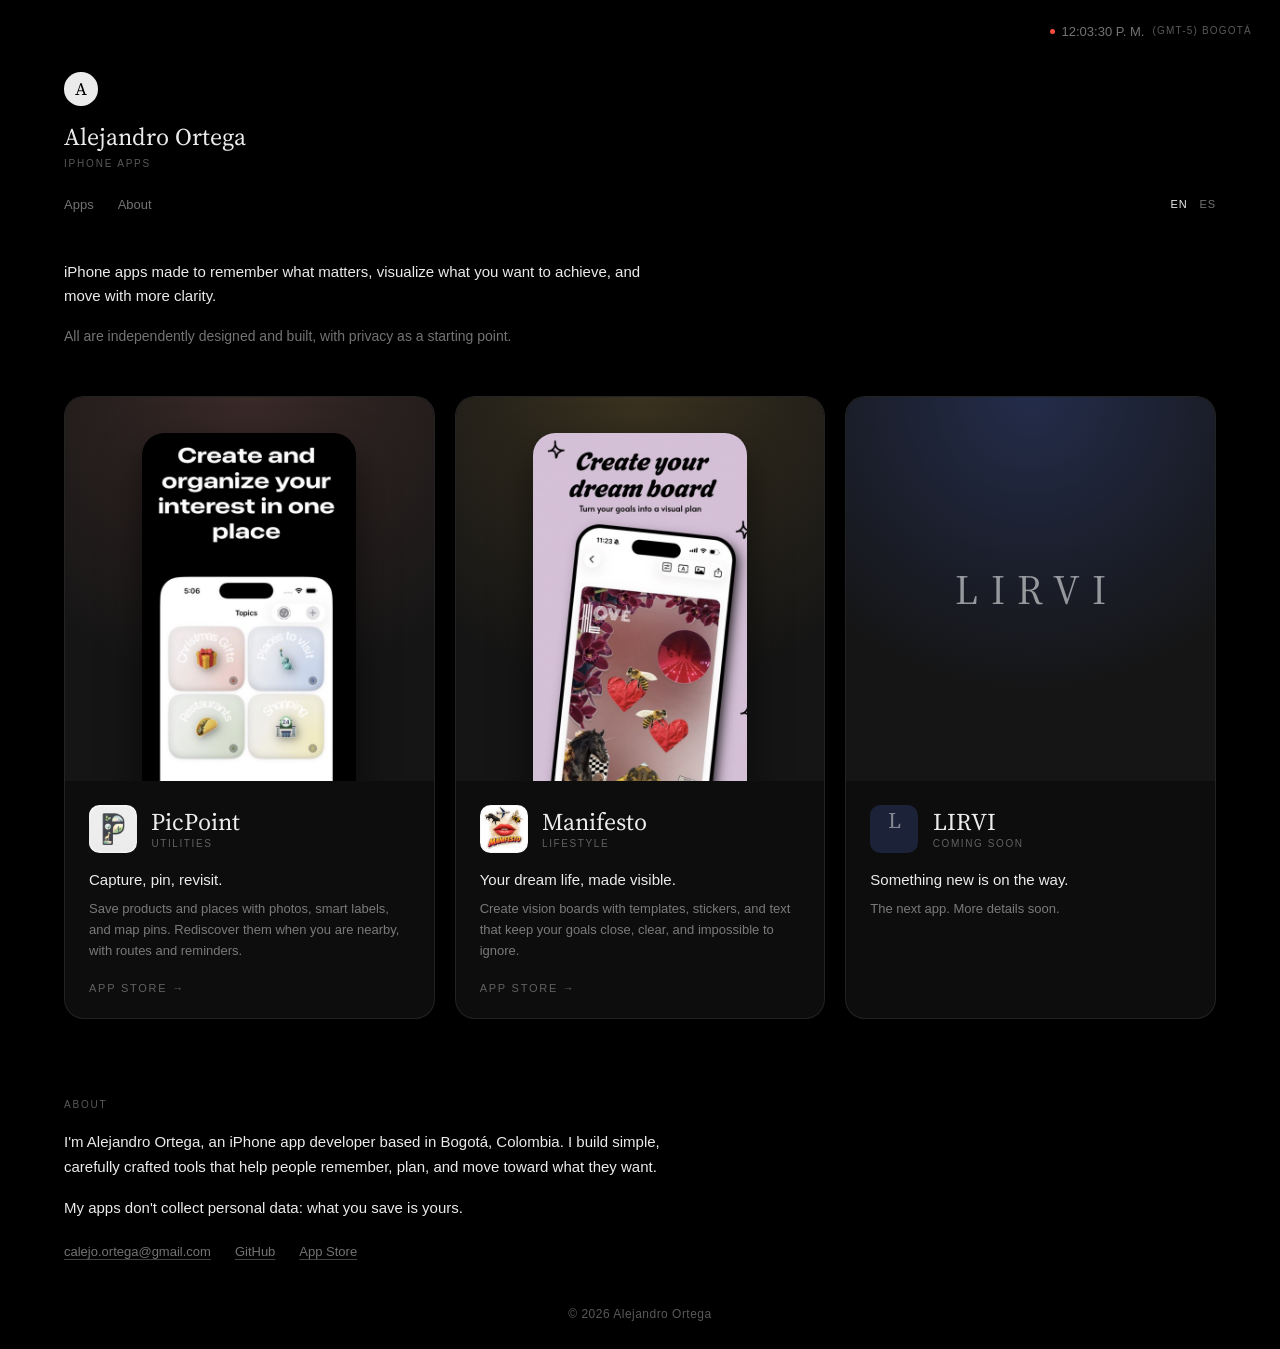
<file: 005/index.html>
<!doctype html>
<html lang="es">
<head>
<meta charset="utf-8">
<meta name="viewport" content="width=device-width, initial-scale=1">

<title>Alejandro Ortega — Apps para iPhone</title>
<meta name="description" content="Alejandro Ortega — desarrollador de apps para iPhone: PicPoint, Manifesto y LIRVI.">
<link rel="canonical" href="https://alejoortga.com/005/">

<meta property="og:type" content="website">
<meta property="og:url" content="https://alejoortga.com/005/">
<meta property="og:title" content="Alejandro Ortega — Apps para iPhone">
<meta property="og:description" content="PicPoint, Manifesto y LIRVI: apps hechas con cuidado para iPhone.">
<meta property="og:locale" content="es_ES">
<meta name="twitter:card" content="summary">
<meta name="theme-color" content="#000000">

<link rel="icon" href="../favicon.svg" type="image/svg+xml">

<link rel="preconnect" href="https://fonts.googleapis.com">
<link rel="preconnect" href="https://fonts.gstatic.com" crossorigin>
<link rel="stylesheet"
      href="https://fonts.googleapis.com/css2?family=Source+Serif+4:ital,opsz,wght@0,8..60,300..500;1,8..60,300..500&display=swap">

<link rel="stylesheet" href="styles.css">
</head>

<body>

<div class="reloj" aria-hidden="true">
  <span class="reloj-linea">
    <span class="punto"></span>
    <span class="hora" id="hora">--:--:--</span>
  </span>
  <span class="zona" id="zona"></span>
</div>

<header class="cabecera">
  <a class="marca" href="#" aria-label="Alejandro Ortega">A</a>
  <h1 class="nombre">Alejandro Ortega</h1>
  <p class="sub" data-es="Apps para iPhone" data-en="iPhone apps">Apps para iPhone</p>

  <nav class="menu" aria-label="Principal">
    <a href="#apps" data-es="Apps" data-en="Apps">Apps</a>
    <a href="#about" data-es="Acerca de" data-en="About">Acerca de</a>
    <span class="idiomas" role="group" aria-label="Idioma / Language">
      <button type="button" data-lang="en">EN</button>
      <button type="button" data-lang="es">ES</button>
    </span>
  </nav>
</header>

<main>
  <section class="intro" id="apps">
    <p data-es="Apps para iPhone hechas para recordar lo que importa, visualizar lo que quieres lograr y moverte con más claridad."
       data-en="iPhone apps made to remember what matters, visualize what you want to achieve, and move with more clarity.">Apps para iPhone hechas para recordar lo que importa, visualizar lo que quieres lograr y moverte con más claridad.</p>
    <p class="menor" data-es="Todas se diseñan y desarrollan de forma independiente, con la privacidad como punto de partida."
       data-en="All are independently designed and built, with privacy as a starting point.">Todas se diseñan y desarrollan de forma independiente, con la privacidad como punto de partida.</p>
  </section>

  <section class="rejilla" aria-label="Apps">

    <a class="app app-picpoint" href="https://apps.apple.com/co/app/picpoint-save-find-nearby/id6474586111" target="_blank" rel="noopener">
      <span class="visual" aria-hidden="true">
        <img class="shot shot-a" src="../img/picpoint-1.jpg" alt="" loading="lazy">
      </span>
      <span class="info">
        <span class="app-cab">
          <img class="icono" src="../img/picpoint-icon.jpg" alt="" width="48" height="48">
          <span>
            <span class="app-nombre">PicPoint</span>
            <span class="app-cat" data-es="Utilidades" data-en="Utilities">Utilidades</span>
          </span>
        </span>
        <span class="app-lema" data-es="Captura, ubica, vuelve a encontrar." data-en="Capture, pin, revisit.">Captura, ubica, vuelve a encontrar.</span>
        <span class="app-desc" data-es="Guarda productos y lugares con fotos, etiquetas y pines en el mapa. Redescúbrelos cuando estés cerca, con rutas y recordatorios." data-en="Save products and places with photos, smart labels, and map pins. Rediscover them when you are nearby, with routes and reminders.">Guarda productos y lugares con fotos, etiquetas y pines en el mapa. Redescúbrelos cuando estés cerca, con rutas y recordatorios.</span>
        <span class="app-ir">App Store →</span>
      </span>
    </a>

    <a class="app app-manifesto" href="https://apps.apple.com/co/app/manifesto-vision-board-goals/id6756685162" target="_blank" rel="noopener">
      <span class="visual" aria-hidden="true">
        <img class="shot shot-a" src="../img/manifesto-1.jpg" alt="" loading="lazy">
      </span>
      <span class="info">
        <span class="app-cab">
          <img class="icono" src="../img/manifesto-icon.jpg" alt="" width="48" height="48">
          <span>
            <span class="app-nombre">Manifesto</span>
            <span class="app-cat" data-es="Estilo de vida" data-en="Lifestyle">Estilo de vida</span>
          </span>
        </span>
        <span class="app-lema" data-es="Tu vida soñada, hecha visible." data-en="Your dream life, made visible.">Tu vida soñada, hecha visible.</span>
        <span class="app-desc" data-es="Crea tableros de visión con plantillas, stickers y texto para mantener tus metas cerca, claras e imposibles de ignorar." data-en="Create vision boards with templates, stickers, and text that keep your goals close, clear, and impossible to ignore.">Crea tableros de visión con plantillas, stickers y texto para mantener tus metas cerca, claras e imposibles de ignorar.</span>
        <span class="app-ir">App Store →</span>
      </span>
    </a>

    <div class="app app-lirvi">
      <span class="visual visual-lirvi" aria-hidden="true"><span class="wordmark">LIRVI</span></span>
      <span class="info">
        <span class="app-cab">
          <span class="icono icono-lirvi" aria-hidden="true">L</span>
          <span>
            <span class="app-nombre">LIRVI</span>
            <span class="app-cat" data-es="Próximamente" data-en="Coming soon">Próximamente</span>
          </span>
        </span>
        <span class="app-lema" data-es="Algo nuevo está en camino." data-en="Something new is on the way.">Algo nuevo está en camino.</span>
        <span class="app-desc" data-es="La próxima app. Pronto más detalles." data-en="The next app. More details soon.">La próxima app. Pronto más detalles.</span>
        <span class="app-ir" aria-hidden="true">&nbsp;</span>
      </span>
    </div>

  </section>

  <section class="about" id="about">
    <h2 class="etiqueta" data-es="Acerca de" data-en="About">Acerca de</h2>
    <div class="about-texto">
      <p data-es="Soy Alejandro Ortega, desarrollador de apps para iPhone desde Bogotá, Colombia. Construyo herramientas simples y cuidadas que ayudan a las personas a recordar, planear y avanzar hacia lo que quieren."
         data-en="I'm Alejandro Ortega, an iPhone app developer based in Bogotá, Colombia. I build simple, carefully crafted tools that help people remember, plan, and move toward what they want.">Soy Alejandro Ortega, desarrollador de apps para iPhone desde Bogotá, Colombia. Construyo herramientas simples y cuidadas que ayudan a las personas a recordar, planear y avanzar hacia lo que quieren.</p>
      <p data-es="Mis apps no recopilan datos personales: lo que guardas es tuyo."
         data-en="My apps don't collect personal data: what you save is yours.">Mis apps no recopilan datos personales: lo que guardas es tuyo.</p>
      <ul class="enlaces" role="list">
        <li><a href="mailto:calejo.ortega@gmail.com">calejo.ortega@gmail.com</a></li>
        <li><a href="https://github.com/alejoortga" rel="me noopener" target="_blank">GitHub</a></li>
        <li><a href="https://apps.apple.com/co/developer/cristian-alejandro-forero-ortega/id1722006655" rel="me noopener" target="_blank">App Store</a></li>
      </ul>
    </div>
  </section>
</main>

<footer class="pie">
  <p>© <span id="anio">2026</span> Alejandro Ortega</p>
</footer>

<script>
  const ZONA_HORARIA = 'America/Bogota';
  const CIUDAD = 'BOGOTÁ';

  document.getElementById('anio').textContent = new Date().getFullYear();

  /* ---- Idioma ---- */
  const botones = [...document.querySelectorAll('[data-lang]')];
  function idiomaInicial() {
    try {
      const g = localStorage.getItem('lang');
      if (g === 'es' || g === 'en') return g;
    } catch (e) {}
    return (navigator.language || 'es').toLowerCase().startsWith('en') ? 'en' : 'es';
  }
  function poner(lang) {
    document.documentElement.lang = lang;
    document.querySelectorAll('[data-es]').forEach(el => {
      el.textContent = el.dataset[lang];
    });
    document.title = lang === 'en'
      ? 'Alejandro Ortega — iPhone apps'
      : 'Alejandro Ortega — Apps para iPhone';
    botones.forEach(b => b.setAttribute('aria-pressed', b.dataset.lang === lang));
    try { localStorage.setItem('lang', lang); } catch (e) {}
  }
  botones.forEach(b => b.addEventListener('click', () => poner(b.dataset.lang)));
  poner(idiomaInicial());

  /* ---- Reloj ---- */
  const elHora = document.getElementById('hora');
  const elZona = document.getElementById('zona');

  const formato = new Intl.DateTimeFormat('es-CO', {
    timeZone: ZONA_HORARIA, hour: '2-digit', minute: '2-digit',
    second: '2-digit', hour12: true
  });

  function desfase() {
    const ahora = new Date();
    const local = new Date(ahora.toLocaleString('en-US', { timeZone: ZONA_HORARIA }));
    const utc = new Date(ahora.toLocaleString('en-US', { timeZone: 'UTC' }));
    const h = Math.round((local - utc) / 3600000);
    return 'GMT' + (h >= 0 ? '+' : '') + h;
  }

  function tic() {
    elHora.textContent = formato.format(new Date()).toUpperCase();
  }

  elZona.textContent = '(' + desfase() + ') ' + CIUDAD;
  tic();
  setInterval(tic, 1000);
</script>
</body>
</html>
</file>
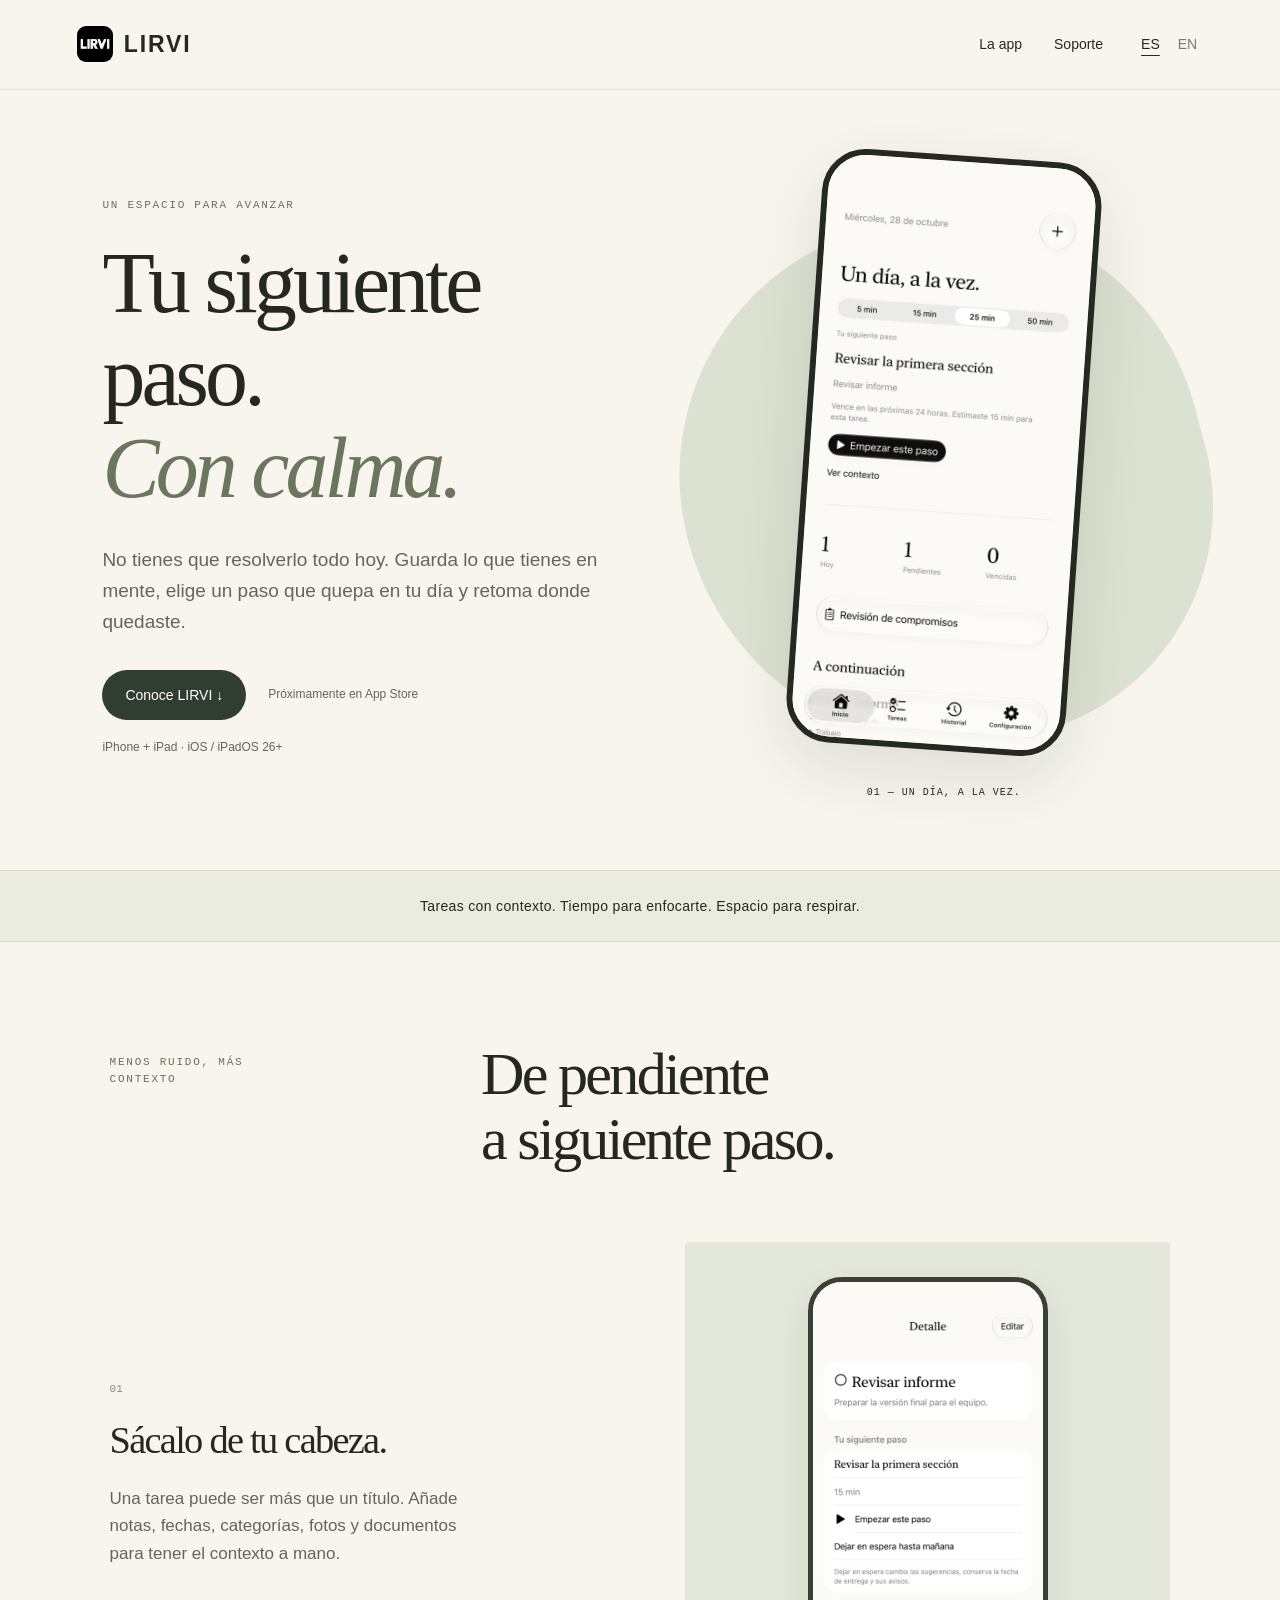
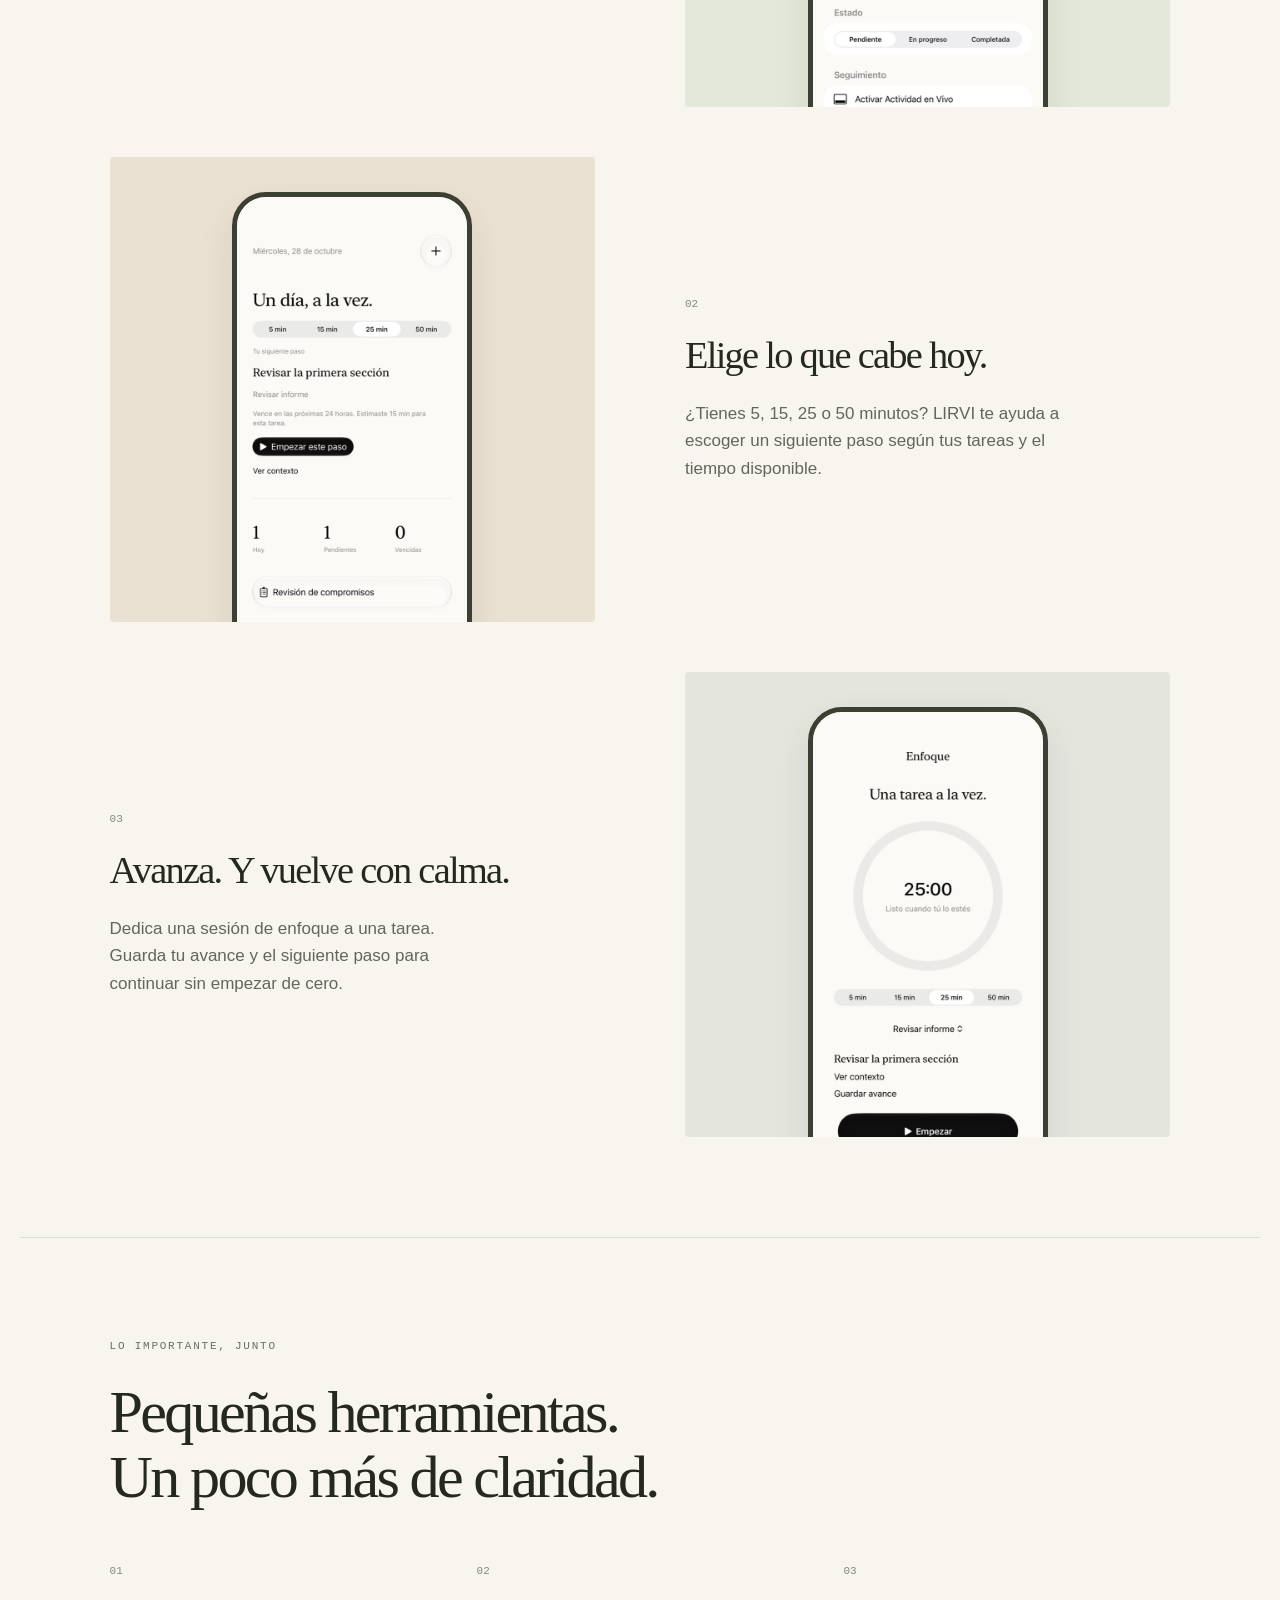
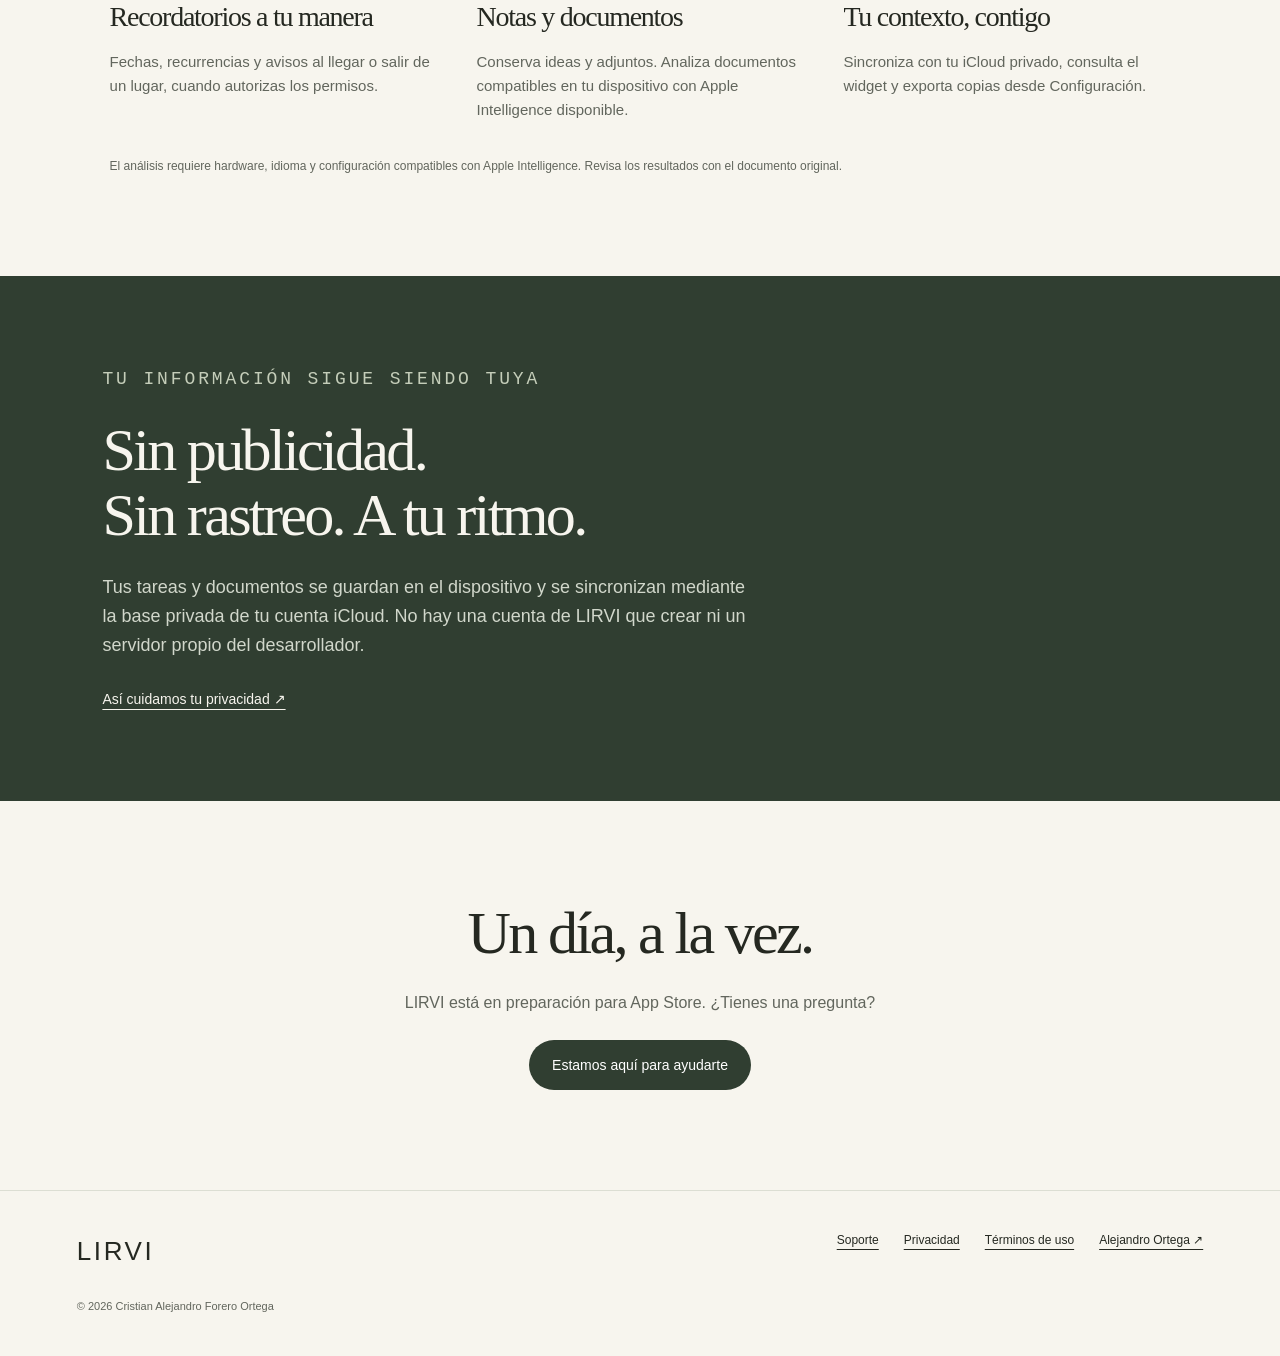
<file: LIRVI/index.html>
<!doctype html><html lang="es"><head><meta charset="utf-8"><meta name="viewport" content="width=device-width, initial-scale=1"><title>Tu siguiente paso, con calma · LIRVI</title><meta name="description" content="LIRVI para iPhone y iPad: tareas, notas, documentos y enfoque. Tu siguiente paso, con calma."><meta name="theme-color" content="#f7f5ee"><link rel="canonical" href="https://alejoortga.com/LIRVI/"><meta property="og:type" content="website"><meta property="og:title" content="Tu siguiente paso, con calma · LIRVI"><meta property="og:description" content="LIRVI para iPhone y iPad: tareas, notas, documentos y enfoque. Tu siguiente paso, con calma."><meta property="og:url" content="https://alejoortga.com/LIRVI/"><meta property="og:image" content="https://alejoortga.com/LIRVI/icon.png"><link rel="icon" href="icon.png"><link rel="stylesheet" href="styles.css?v=20261028-2"><script src="language.js?v=20261028-2" defer></script><script type="application/ld+json">{"@context": "https://schema.org", "@type": "SoftwareApplication", "name": "LIRVI", "applicationCategory": "ProductivityApplication", "operatingSystem": "iOS 26, iPadOS 26", "url": "https://alejoortga.com/LIRVI/", "image": "https://alejoortga.com/LIRVI/icon.png", "author": {"@type": "Person", "name": "Cristian Alejandro Forero Ortega"}, "description": "Tareas, notas, documentos y enfoque. Tu siguiente paso, con calma."}</script></head><body><a class="skip" href="#main">Ir al contenido / Skip to content</a><header class="nav"><a class="brand" href="/LIRVI/"><img src="icon.png" width="36" height="36" alt="">LIRVI</a><nav aria-label="Principal"><a href="/LIRVI/#como-funciona"><span class=""><span data-language="es">La app</span><span data-language="en" lang="en" hidden>The app</span></span></a><a href="support.html"><span class=""><span data-language="es">Soporte</span><span data-language="en" lang="en" hidden>Support</span></span></a><div class="languages" aria-label="Idioma / Language"><button type="button" data-set-language="es" aria-pressed="true">ES</button><button type="button" data-set-language="en" aria-pressed="false">EN</button></div></nav></header><main id="main"><section class="hero"><div class="hero-copy"><p class="eyebrow"><span class=""><span data-language="es">UN ESPACIO PARA AVANZAR</span><span data-language="en" lang="en" hidden>A LITTLE SPACE TO MOVE FORWARD</span></span></p><h1 class=""><span data-language="es">Tu siguiente paso.<br><em>Con calma.</em></span><span data-language="en" lang="en" hidden>Your next step.<br><em>With ease.</em></span></h1><p class="intro"><span class=""><span data-language="es">No tienes que resolverlo todo hoy. Guarda lo que tienes en mente, elige un paso que quepa en tu día y retoma donde quedaste.</span><span data-language="en" lang="en" hidden>You don’t have to do it all today. Keep what’s on your mind, choose a step that fits your day and pick up where you left off.</span></span></p><div class="hero-actions"><a class="button" href="#como-funciona"><span class=""><span data-language="es">Conoce LIRVI ↓</span><span data-language="en" lang="en" hidden>Meet LIRVI ↓</span></span></a><span class="availability"><span class=""><span data-language="es">Próximamente en App Store</span><span data-language="en" lang="en" hidden>Coming soon to the App Store</span></span></span></div><p class="small">iPhone + iPad · iOS / iPadOS 26+</p></div><figure class="hero-screen"><div class="orbit" aria-hidden="true"></div><img src="inicio-es.jpg" data-screen="inicio" width="1320" height="2868" alt="Inicio de LIRVI con un siguiente paso y tiempo disponible" fetchpriority="high"><figcaption>01 — <span class=""><span data-language="es">UN DÍA, A LA VEZ.</span><span data-language="en" lang="en" hidden>ONE DAY AT A TIME.</span></span></figcaption></figure></section><div class="ribbon"><span class=""><span data-language="es">Tareas con contexto. Tiempo para enfocarte. Espacio para respirar.</span><span data-language="en" lang="en" hidden>Tasks with context. Time to focus. Room to breathe.</span></span></div><section id="como-funciona" class="story"><div class="section-heading"><p class="eyebrow"><span class=""><span data-language="es">MENOS RUIDO, MÁS CONTEXTO</span><span data-language="en" lang="en" hidden>LESS NOISE, MORE CONTEXT</span></span></p><h2 class=""><span data-language="es">De pendiente<br>a siguiente paso.</span><span data-language="en" lang="en" hidden>From to-do<br>to next step.</span></h2></div><article class="story-row"><div class="story-text"><span class="number">01</span><h3 class=""><span data-language="es">Sácalo de tu cabeza.</span><span data-language="en" lang="en" hidden>Get it off your mind.</span></h3><p><span class=""><span data-language="es">Una tarea puede ser más que un título. Añade notas, fechas, categorías, fotos y documentos para tener el contexto a mano.</span><span data-language="en" lang="en" hidden>A task can be more than a title. Add notes, dates, categories, photos and documents to keep its context close.</span></span></p></div><figure class="screen-panel panel-01"><img src="detalle-es.jpg" data-screen="detalle" width="1320" height="2868" loading="lazy" alt="Pantalla real de LIRVI: Sácalo de tu cabeza."></figure></article><article class="story-row"><div class="story-text"><span class="number">02</span><h3 class=""><span data-language="es">Elige lo que cabe hoy.</span><span data-language="en" lang="en" hidden>Find what fits today.</span></h3><p><span class=""><span data-language="es">¿Tienes 5, 15, 25 o 50 minutos? LIRVI te ayuda a escoger un siguiente paso según tus tareas y el tiempo disponible.</span><span data-language="en" lang="en" hidden>Have 5, 15, 25 or 50 minutes? LIRVI helps you choose a next step based on your tasks and available time.</span></span></p></div><figure class="screen-panel panel-02"><img src="inicio-es.jpg" data-screen="inicio" width="1320" height="2868" loading="lazy" alt="Pantalla real de LIRVI: Elige lo que cabe hoy."></figure></article><article class="story-row"><div class="story-text"><span class="number">03</span><h3 class=""><span data-language="es">Avanza. Y vuelve con calma.</span><span data-language="en" lang="en" hidden>Make progress. Pick up with ease.</span></h3><p><span class=""><span data-language="es">Dedica una sesión de enfoque a una tarea. Guarda tu avance y el siguiente paso para continuar sin empezar de cero.</span><span data-language="en" lang="en" hidden>Give a task a focus session. Save your progress and your next step so you can continue without starting over.</span></span></p></div><figure class="screen-panel panel-03"><img src="enfoque-es.jpg" data-screen="enfoque" width="1320" height="2868" loading="lazy" alt="Pantalla real de LIRVI: Avanza. Y vuelve con calma."></figure></article></section><section class="more"><p class="eyebrow"><span class=""><span data-language="es">LO IMPORTANTE, JUNTO</span><span data-language="en" lang="en" hidden>THE IMPORTANT THINGS, TOGETHER</span></span></p><h2 class=""><span data-language="es">Pequeñas herramientas.<br>Un poco más de claridad.</span><span data-language="en" lang="en" hidden>Small tools.<br>A little more clarity.</span></h2><div class="features"><article><span class="number">01</span><h3 class=""><span data-language="es">Recordatorios a tu manera</span><span data-language="en" lang="en" hidden>Reminders your way</span></h3><p><span class=""><span data-language="es">Fechas, recurrencias y avisos al llegar o salir de un lugar, cuando autorizas los permisos.</span><span data-language="en" lang="en" hidden>Dates, recurring tasks and arrival or departure alerts, when you allow the permissions.</span></span></p></article><article><span class="number">02</span><h3 class=""><span data-language="es">Notas y documentos</span><span data-language="en" lang="en" hidden>Notes and documents</span></h3><p><span class=""><span data-language="es">Conserva ideas y adjuntos. Analiza documentos compatibles en tu dispositivo con Apple Intelligence disponible.</span><span data-language="en" lang="en" hidden>Keep ideas and attachments. Analyze supported documents on your device when Apple Intelligence is available.</span></span></p></article><article><span class="number">03</span><h3 class=""><span data-language="es">Tu contexto, contigo</span><span data-language="en" lang="en" hidden>Your context, with you</span></h3><p><span class=""><span data-language="es">Sincroniza con tu iCloud privado, consulta el widget y exporta copias desde Configuración.</span><span data-language="en" lang="en" hidden>Sync through your private iCloud, check your widget and export backups from Settings.</span></span></p></article></div><p class="small"><span class=""><span data-language="es">El análisis requiere hardware, idioma y configuración compatibles con Apple Intelligence. Revisa los resultados con el documento original.</span><span data-language="en" lang="en" hidden>Analysis requires Apple Intelligence compatible hardware, language and settings. Check results against the original document.</span></span></p></section><section class="privacy-band"><p class="eyebrow"><span class=""><span data-language="es">TU INFORMACIÓN SIGUE SIENDO TUYA</span><span data-language="en" lang="en" hidden>YOUR INFORMATION STAYS YOURS</span></span></p><h2 class=""><span data-language="es">Sin publicidad.<br>Sin rastreo. A tu ritmo.</span><span data-language="en" lang="en" hidden>No ads.<br>No tracking. At your pace.</span></h2><p><span class=""><span data-language="es">Tus tareas y documentos se guardan en el dispositivo y se sincronizan mediante la base privada de tu cuenta iCloud. No hay una cuenta de LIRVI que crear ni un servidor propio del desarrollador.</span><span data-language="en" lang="en" hidden>Your tasks and documents are stored on your device and synced through your private iCloud database. There is no LIRVI account to create or developer-operated server.</span></span></p><a class="text-link" href="privacy.html"><span class=""><span data-language="es">Así cuidamos tu privacidad ↗</span><span data-language="en" lang="en" hidden>How your privacy works ↗</span></span></a></section><section class="closing"><h2 class=""><span data-language="es">Un día, a la vez.</span><span data-language="en" lang="en" hidden>One day at a time.</span></h2><p><span class=""><span data-language="es">LIRVI está en preparación para App Store. ¿Tienes una pregunta?</span><span data-language="en" lang="en" hidden>LIRVI is being prepared for the App Store. Have a question?</span></span></p><a class="button" href="support.html"><span class=""><span data-language="es">Estamos aquí para ayudarte</span><span data-language="en" lang="en" hidden>We’re here to help</span></span></a></section></main><footer><a class="footer-brand" href="/LIRVI/">LIRVI</a><div><a href="support.html"><span class=""><span data-language="es">Soporte</span><span data-language="en" lang="en" hidden>Support</span></span></a><a href="privacy.html"><span class=""><span data-language="es">Privacidad</span><span data-language="en" lang="en" hidden>Privacy</span></span></a><a href="terms.html"><span class=""><span data-language="es">Términos de uso</span><span data-language="en" lang="en" hidden>Terms of use</span></span></a><a href="/">Alejandro Ortega ↗</a></div><p>© 2026 Cristian Alejandro Forero Ortega</p></footer></body></html>
</file>
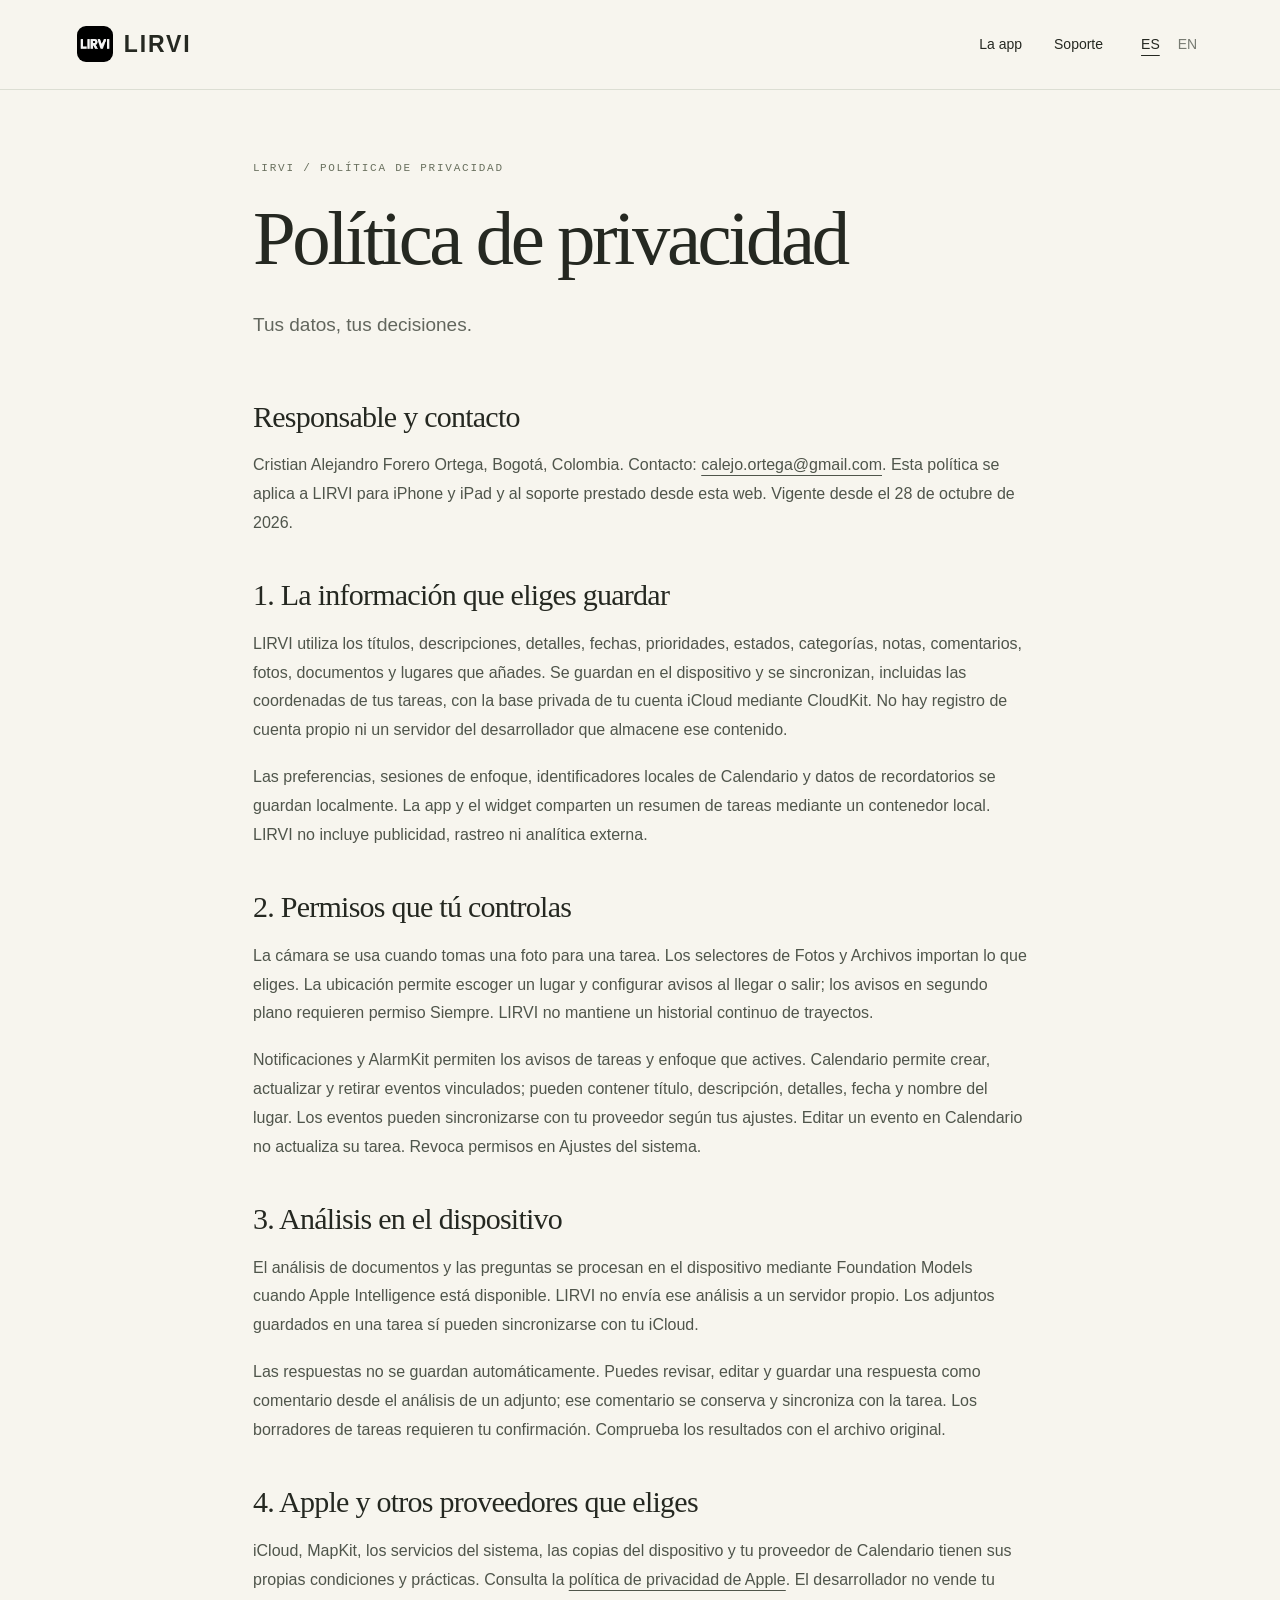
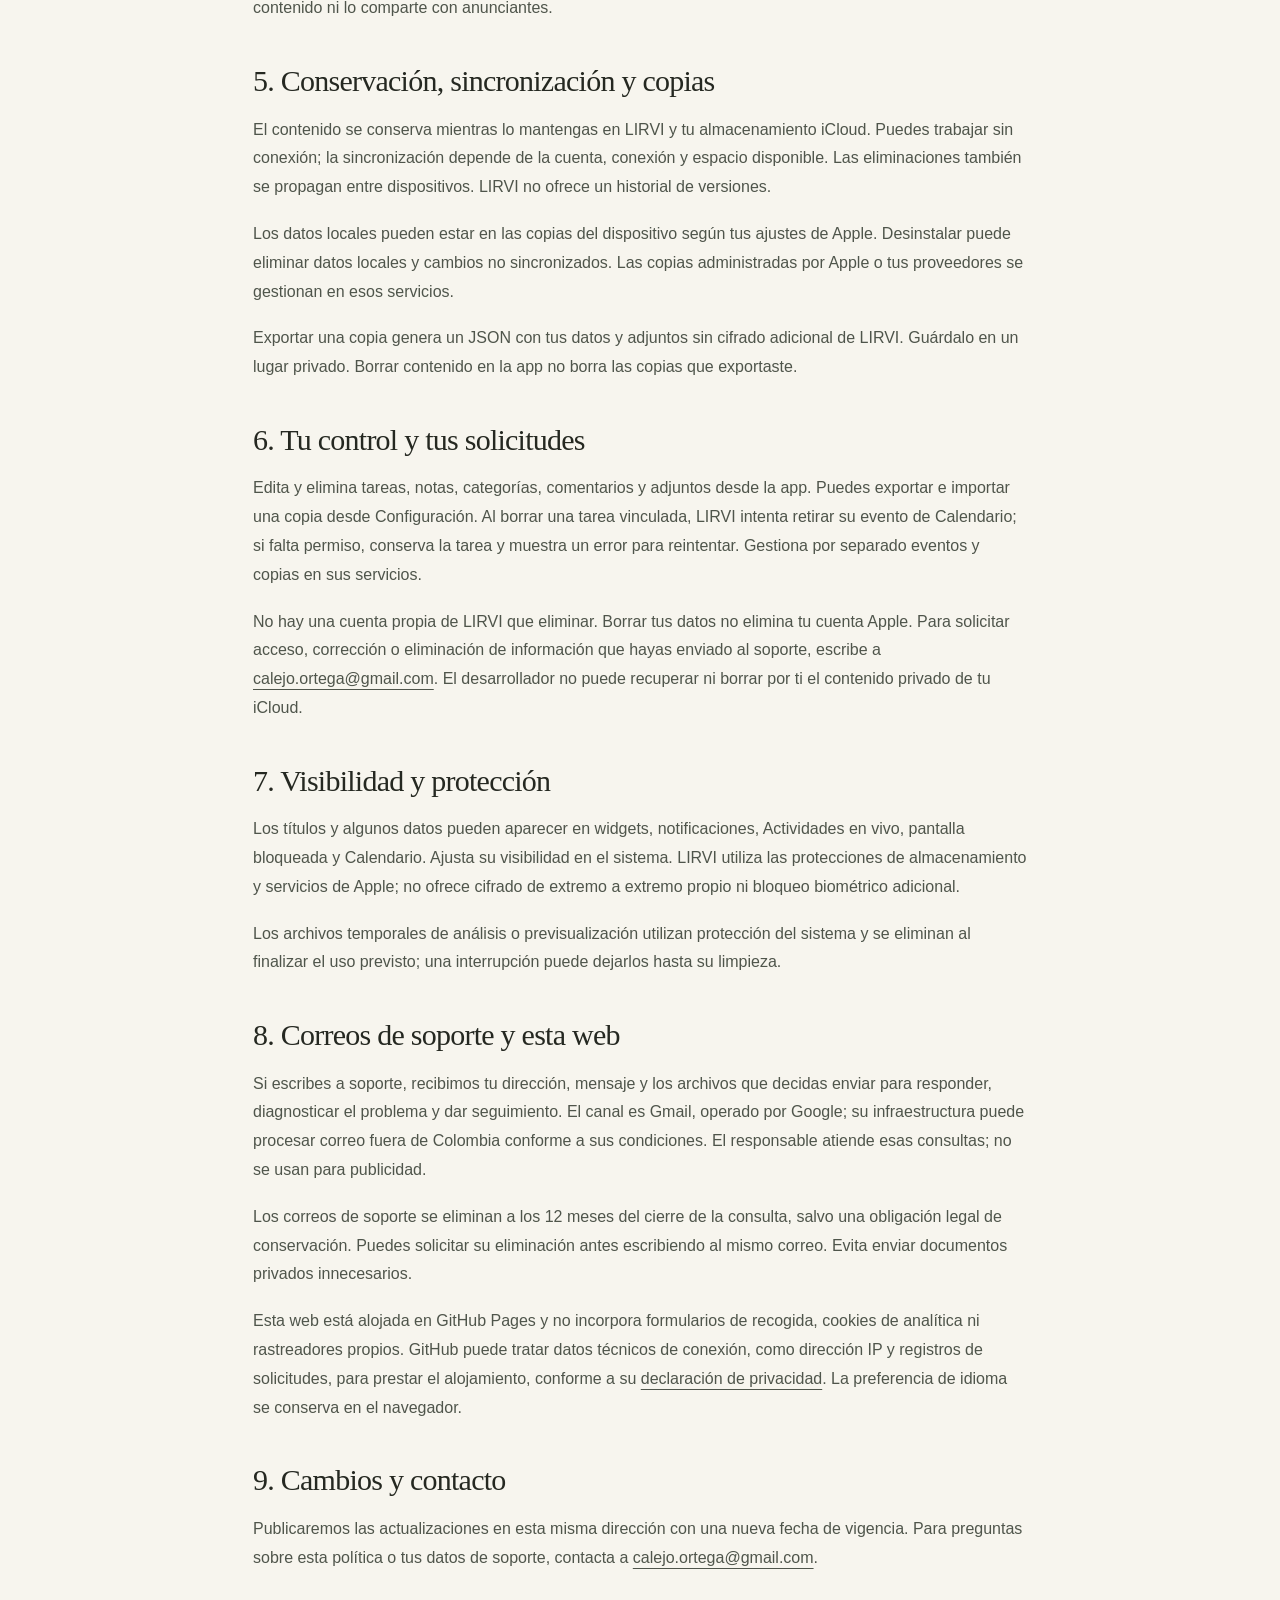
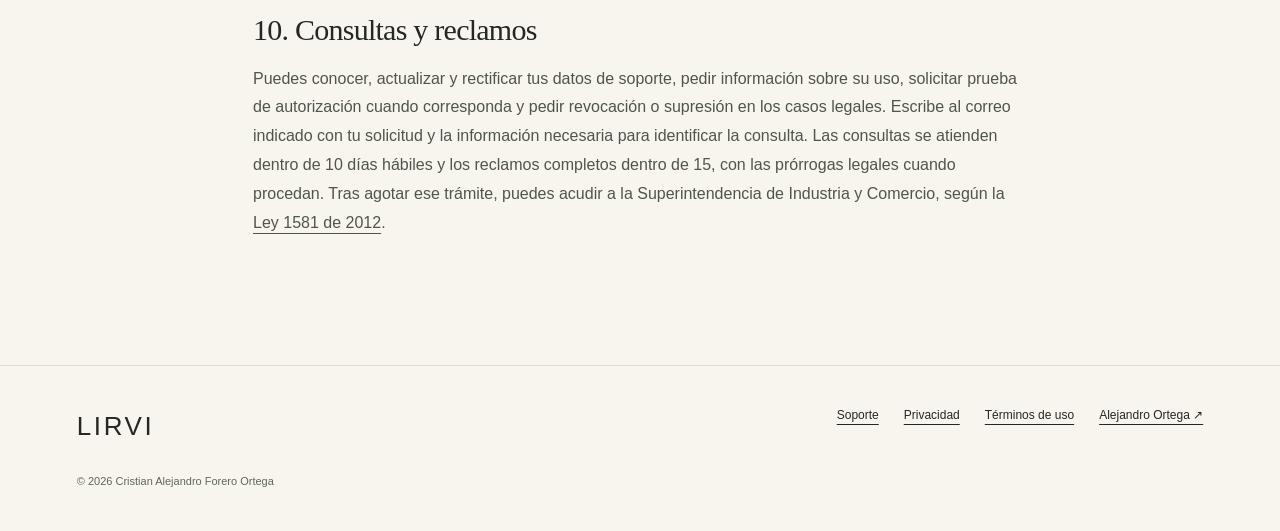
<file: LIRVI/privacy.html>
<!doctype html><html lang="es"><head><meta charset="utf-8"><meta name="viewport" content="width=device-width, initial-scale=1"><title>Política de privacidad · LIRVI</title><meta name="description" content="Tus datos, tus decisiones."><meta name="theme-color" content="#f7f5ee"><link rel="canonical" href="https://alejoortga.com/LIRVI/privacy.html"><meta property="og:type" content="website"><meta property="og:title" content="Política de privacidad · LIRVI"><meta property="og:description" content="Tus datos, tus decisiones."><meta property="og:url" content="https://alejoortga.com/LIRVI/privacy.html"><meta property="og:image" content="https://alejoortga.com/LIRVI/icon.png"><link rel="icon" href="icon.png"><link rel="stylesheet" href="styles.css?v=20261028-2"><script src="language.js?v=20261028-2" defer></script></head><body><a class="skip" href="#main">Ir al contenido / Skip to content</a><header class="nav"><a class="brand" href="/LIRVI/"><img src="icon.png" width="36" height="36" alt="">LIRVI</a><nav aria-label="Principal"><a href="/LIRVI/#como-funciona"><span class=""><span data-language="es">La app</span><span data-language="en" lang="en" hidden>The app</span></span></a><a href="support.html"><span class=""><span data-language="es">Soporte</span><span data-language="en" lang="en" hidden>Support</span></span></a><div class="languages" aria-label="Idioma / Language"><button type="button" data-set-language="es" aria-pressed="true">ES</button><button type="button" data-set-language="en" aria-pressed="false">EN</button></div></nav></header><main id="main"><article class="legal"><p class="eyebrow">LIRVI / <span class=""><span data-language="es">POLÍTICA DE PRIVACIDAD</span><span data-language="en" lang="en" hidden>PRIVACY POLICY</span></span></p><h1 class=""><span data-language="es">Política de privacidad</span><span data-language="en" lang="en" hidden>Privacy policy</span></h1><p class="intro"><span class=""><span data-language="es">Tus datos, tus decisiones.</span><span data-language="en" lang="en" hidden>Your data, your decisions.</span></span></p><h2 class=""><span data-language="es">Responsable y contacto</span><span data-language="en" lang="en" hidden>Responsible party and contact</span></h2><div class="prose"><div data-language="es"><p>Cristian Alejandro Forero Ortega, Bogotá, Colombia. Contacto: <a href="mailto:calejo.ortega@gmail.com">calejo.ortega@gmail.com</a>. Esta política se aplica a LIRVI para iPhone y iPad y al soporte prestado desde esta web. Vigente desde el 28 de octubre de 2026.</p></div><div data-language="en" lang="en" hidden><p>Cristian Alejandro Forero Ortega, Bogotá, Colombia. Contact: <a href="mailto:calejo.ortega@gmail.com">calejo.ortega@gmail.com</a>. This policy covers LIRVI for iPhone and iPad and support provided through this website. Effective October 28, 2026.</p></div></div><h2 class=""><span data-language="es">1. La información que eliges guardar</span><span data-language="en" lang="en" hidden>1. Information you choose to keep</span></h2><div class="prose"><div data-language="es"><p>LIRVI utiliza los títulos, descripciones, detalles, fechas, prioridades, estados, categorías, notas, comentarios, fotos, documentos y lugares que añades. Se guardan en el dispositivo y se sincronizan, incluidas las coordenadas de tus tareas, con la base privada de tu cuenta iCloud mediante CloudKit. No hay registro de cuenta propio ni un servidor del desarrollador que almacene ese contenido.</p><p>Las preferencias, sesiones de enfoque, identificadores locales de Calendario y datos de recordatorios se guardan localmente. La app y el widget comparten un resumen de tareas mediante un contenedor local. LIRVI no incluye publicidad, rastreo ni analítica externa.</p></div><div data-language="en" lang="en" hidden><p>LIRVI uses the titles, descriptions, details, dates, priorities, status, categories, notes, comments, photos, documents and places you add. They are stored on your device and synced, including task coordinates, through your private iCloud database using CloudKit. There is no proprietary account registration or developer-operated server storing this content.</p><p>Preferences, focus sessions, local Calendar identifiers and reminder metadata are stored locally. The app and widget share a task summary through a local container. LIRVI includes no advertising, tracking or external analytics.</p></div></div><h2 class=""><span data-language="es">2. Permisos que tú controlas</span><span data-language="en" lang="en" hidden>2. Permissions you control</span></h2><div class="prose"><div data-language="es"><p>La cámara se usa cuando tomas una foto para una tarea. Los selectores de Fotos y Archivos importan lo que eliges. La ubicación permite escoger un lugar y configurar avisos al llegar o salir; los avisos en segundo plano requieren permiso Siempre. LIRVI no mantiene un historial continuo de trayectos.</p><p>Notificaciones y AlarmKit permiten los avisos de tareas y enfoque que actives. Calendario permite crear, actualizar y retirar eventos vinculados; pueden contener título, descripción, detalles, fecha y nombre del lugar. Los eventos pueden sincronizarse con tu proveedor según tus ajustes. Editar un evento en Calendario no actualiza su tarea. Revoca permisos en Ajustes del sistema.</p></div><div data-language="en" lang="en" hidden><p>The camera is used when you take a task photo. Photos and Files pickers import what you choose. Location lets you select a place and configure arrival or departure alerts; background alerts require Always permission. LIRVI does not keep a continuous travel history.</p><p>Notifications and AlarmKit enable task and focus alerts you turn on. Calendar access creates, updates and removes linked events; they may include title, description, details, date and place name. Events may sync through your provider according to your settings. Editing a Calendar event does not update its task. Revoke permissions in system Settings.</p></div></div><h2 class=""><span data-language="es">3. Análisis en el dispositivo</span><span data-language="en" lang="en" hidden>3. On-device analysis</span></h2><div class="prose"><div data-language="es"><p>El análisis de documentos y las preguntas se procesan en el dispositivo mediante Foundation Models cuando Apple Intelligence está disponible. LIRVI no envía ese análisis a un servidor propio. Los adjuntos guardados en una tarea sí pueden sincronizarse con tu iCloud.</p><p>Las respuestas no se guardan automáticamente. Puedes revisar, editar y guardar una respuesta como comentario desde el análisis de un adjunto; ese comentario se conserva y sincroniza con la tarea. Los borradores de tareas requieren tu confirmación. Comprueba los resultados con el archivo original.</p></div><div data-language="en" lang="en" hidden><p>Document analysis and questions are processed on your device using Foundation Models when Apple Intelligence is available. LIRVI does not send analysis to its own server. Attachments stored in tasks may sync through your iCloud.</p><p>Responses are not saved automatically. When analyzing an attachment, you may review, edit and save an answer as a comment; that comment is kept and synced with its task. Task drafts require your confirmation. Verify results against the original file.</p></div></div><h2 class=""><span data-language="es">4. Apple y otros proveedores que eliges</span><span data-language="en" lang="en" hidden>4. Apple and providers you choose</span></h2><div class="prose"><div data-language="es"><p>iCloud, MapKit, los servicios del sistema, las copias del dispositivo y tu proveedor de Calendario tienen sus propias condiciones y prácticas. Consulta la <a href="https://www.apple.com/legal/privacy/">política de privacidad de Apple</a>. El desarrollador no vende tu contenido ni lo comparte con anunciantes.</p></div><div data-language="en" lang="en" hidden><p>iCloud, MapKit, system services, device backups and your Calendar provider operate under their own terms and practices. Read <a href="https://www.apple.com/legal/privacy/">Apple’s privacy policy</a>. The developer does not sell your content or share it with advertisers.</p></div></div><h2 class=""><span data-language="es">5. Conservación, sincronización y copias</span><span data-language="en" lang="en" hidden>5. Retention, sync and backups</span></h2><div class="prose"><div data-language="es"><p>El contenido se conserva mientras lo mantengas en LIRVI y tu almacenamiento iCloud. Puedes trabajar sin conexión; la sincronización depende de la cuenta, conexión y espacio disponible. Las eliminaciones también se propagan entre dispositivos. LIRVI no ofrece un historial de versiones.</p><p>Los datos locales pueden estar en las copias del dispositivo según tus ajustes de Apple. Desinstalar puede eliminar datos locales y cambios no sincronizados. Las copias administradas por Apple o tus proveedores se gestionan en esos servicios.</p><p>Exportar una copia genera un JSON con tus datos y adjuntos sin cifrado adicional de LIRVI. Guárdalo en un lugar privado. Borrar contenido en la app no borra las copias que exportaste.</p></div><div data-language="en" lang="en" hidden><p>Content is retained while you keep it in LIRVI and your iCloud storage. You can work offline; syncing depends on your account, connectivity and available space. Deletions also propagate across devices. LIRVI does not provide a version history.</p><p>Local content may be included in device backups depending on Apple settings. Uninstalling may remove local data and unsynced changes. Backups managed by Apple or your providers are managed through those services.</p><p>Exporting creates a JSON file with your content and attachments without additional LIRVI encryption. Keep it private. Deleting in-app content does not delete exported backups.</p></div></div><h2 class=""><span data-language="es">6. Tu control y tus solicitudes</span><span data-language="en" lang="en" hidden>6. Your control and requests</span></h2><div class="prose"><div data-language="es"><p>Edita y elimina tareas, notas, categorías, comentarios y adjuntos desde la app. Puedes exportar e importar una copia desde Configuración. Al borrar una tarea vinculada, LIRVI intenta retirar su evento de Calendario; si falta permiso, conserva la tarea y muestra un error para reintentar. Gestiona por separado eventos y copias en sus servicios.</p><p>No hay una cuenta propia de LIRVI que eliminar. Borrar tus datos no elimina tu cuenta Apple. Para solicitar acceso, corrección o eliminación de información que hayas enviado al soporte, escribe a <a href="mailto:calejo.ortega@gmail.com">calejo.ortega@gmail.com</a>. El desarrollador no puede recuperar ni borrar por ti el contenido privado de tu iCloud.</p></div><div data-language="en" lang="en" hidden><p>Edit and delete tasks, notes, categories, comments and attachments in the app. Export and import a backup in Settings. When deleting a linked task, LIRVI tries to remove its Calendar event; without permission, it keeps the task and displays an error so you can retry. Manage events and backups separately in their services.</p><p>There is no proprietary LIRVI account to delete. Deleting your data does not delete your Apple account. To request access, correction or deletion of information you sent to support, email <a href="mailto:calejo.ortega@gmail.com">calejo.ortega@gmail.com</a>. The developer cannot recover or delete private iCloud content on your behalf.</p></div></div><h2 class=""><span data-language="es">7. Visibilidad y protección</span><span data-language="en" lang="en" hidden>7. Visibility and protection</span></h2><div class="prose"><div data-language="es"><p>Los títulos y algunos datos pueden aparecer en widgets, notificaciones, Actividades en vivo, pantalla bloqueada y Calendario. Ajusta su visibilidad en el sistema. LIRVI utiliza las protecciones de almacenamiento y servicios de Apple; no ofrece cifrado de extremo a extremo propio ni bloqueo biométrico adicional.</p><p>Los archivos temporales de análisis o previsualización utilizan protección del sistema y se eliminan al finalizar el uso previsto; una interrupción puede dejarlos hasta su limpieza.</p></div><div data-language="en" lang="en" hidden><p>Titles and related content may appear in widgets, notifications, Live Activities, the lock screen and Calendar. Adjust visibility in system settings. LIRVI uses Apple’s storage and service protections; it does not offer its own end-to-end encryption or additional biometric lock.</p><p>Temporary analysis and preview files use system protection and are removed after their intended use; an interruption may leave them until cleanup.</p></div></div><h2 class=""><span data-language="es">8. Correos de soporte y esta web</span><span data-language="en" lang="en" hidden>8. Support emails and this website</span></h2><div class="prose"><div data-language="es"><p>Si escribes a soporte, recibimos tu dirección, mensaje y los archivos que decidas enviar para responder, diagnosticar el problema y dar seguimiento. El canal es Gmail, operado por Google; su infraestructura puede procesar correo fuera de Colombia conforme a sus condiciones. El responsable atiende esas consultas; no se usan para publicidad.</p><p>Los correos de soporte se eliminan a los 12 meses del cierre de la consulta, salvo una obligación legal de conservación. Puedes solicitar su eliminación antes escribiendo al mismo correo. Evita enviar documentos privados innecesarios.</p><p>Esta web está alojada en GitHub Pages y no incorpora formularios de recogida, cookies de analítica ni rastreadores propios. GitHub puede tratar datos técnicos de conexión, como dirección IP y registros de solicitudes, para prestar el alojamiento, conforme a su <a href="https://docs.github.com/en/site-policy/privacy-policies/github-general-privacy-statement">declaración de privacidad</a>. La preferencia de idioma se conserva en el navegador.</p></div><div data-language="en" lang="en" hidden><p>When you contact support, we receive your address, message and files you choose to send to respond, diagnose and follow up. Support uses Gmail, operated by Google; its infrastructure may process email outside Colombia under its terms. The responsible party handles these requests; they are not used for advertising.</p><p>Support emails are deleted 12 months after the request is closed, unless legal retention is required. You can request earlier deletion by emailing the same address. Avoid sending unnecessary private documents.</p><p>This website uses GitHub Pages and includes no collection forms, analytics cookies or proprietary trackers. GitHub may process technical connection data such as IP addresses and request logs to provide hosting under its <a href="https://docs.github.com/en/site-policy/privacy-policies/github-general-privacy-statement">privacy statement</a>. Your language preference is stored in your browser.</p></div></div><h2 class=""><span data-language="es">9. Cambios y contacto</span><span data-language="en" lang="en" hidden>9. Changes and contact</span></h2><div class="prose"><div data-language="es"><p>Publicaremos las actualizaciones en esta misma dirección con una nueva fecha de vigencia. Para preguntas sobre esta política o tus datos de soporte, contacta a <a href="mailto:calejo.ortega@gmail.com">calejo.ortega@gmail.com</a>.</p></div><div data-language="en" lang="en" hidden><p>Updates will appear at this address with a revised effective date. For questions about this policy or your support data, contact <a href="mailto:calejo.ortega@gmail.com">calejo.ortega@gmail.com</a>.</p></div></div><h2><span data-language="es">10. Consultas y reclamos</span><span data-language="en" lang="en" hidden>10. Requests and complaints</span></h2><div class="prose"><div data-language="es"><p>Puedes conocer, actualizar y rectificar tus datos de soporte, pedir información sobre su uso, solicitar prueba de autorización cuando corresponda y pedir revocación o supresión en los casos legales. Escribe al correo indicado con tu solicitud y la información necesaria para identificar la consulta. Las consultas se atienden dentro de 10 días hábiles y los reclamos completos dentro de 15, con las prórrogas legales cuando procedan. Tras agotar ese trámite, puedes acudir a la Superintendencia de Industria y Comercio, según la <a href="https://www1.funcionpublica.gov.co/eva/gestornormativo/norma.php?i=49981">Ley 1581 de 2012</a>.</p></div><div data-language="en" lang="en" hidden><p>You may access, update or correct support data, ask how it is used, request authorization evidence where applicable and request withdrawal or deletion where legally available. Email your request with enough information to identify it. Information requests are handled within 10 business days and complete complaints within 15, subject to lawful extensions. After completing that process, you may contact Colombia’s Superintendence of Industry and Commerce under <a href="https://www1.funcionpublica.gov.co/eva/gestornormativo/norma.php?i=49981">Law 1581 of 2012</a>.</p></div></div></article></main><footer><a class="footer-brand" href="/LIRVI/">LIRVI</a><div><a href="support.html"><span class=""><span data-language="es">Soporte</span><span data-language="en" lang="en" hidden>Support</span></span></a><a href="privacy.html"><span class=""><span data-language="es">Privacidad</span><span data-language="en" lang="en" hidden>Privacy</span></span></a><a href="terms.html"><span class=""><span data-language="es">Términos de uso</span><span data-language="en" lang="en" hidden>Terms of use</span></span></a><a href="/">Alejandro Ortega ↗</a></div><p>© 2026 Cristian Alejandro Forero Ortega</p></footer></body></html>
</file>
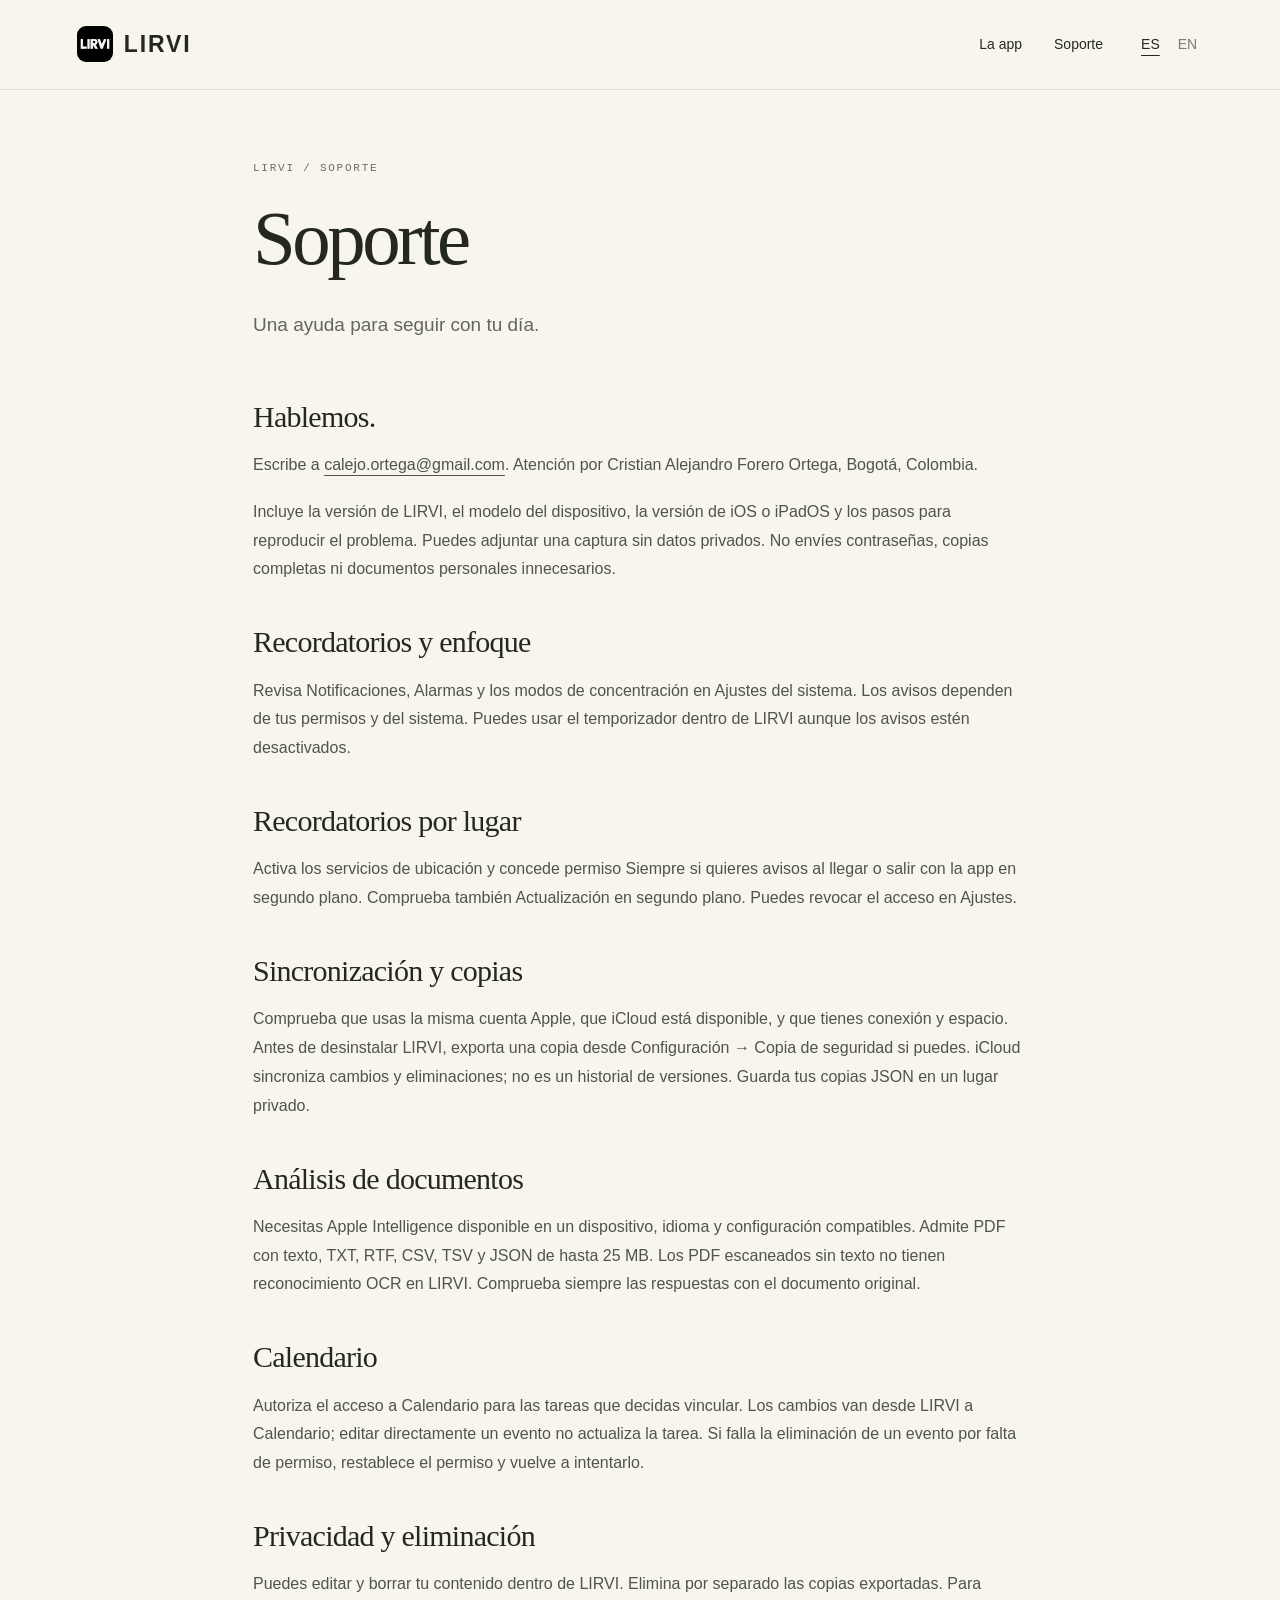
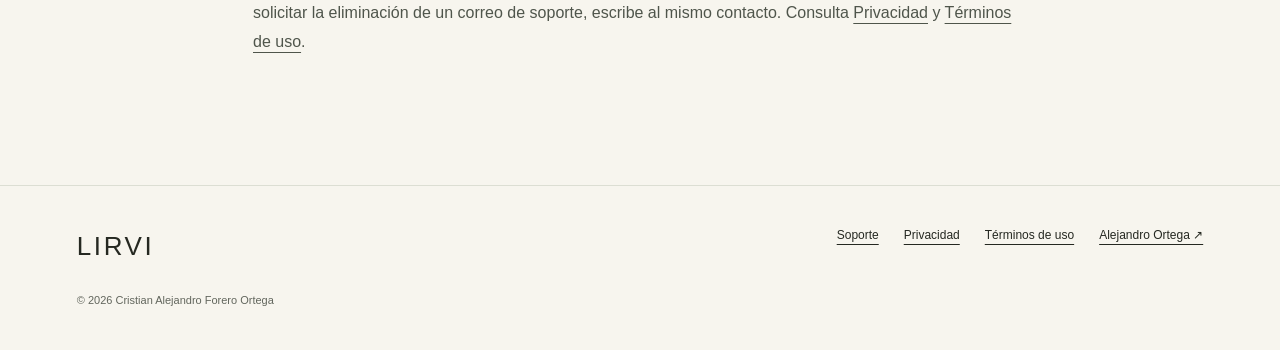
<file: LIRVI/support.html>
<!doctype html><html lang="es"><head><meta charset="utf-8"><meta name="viewport" content="width=device-width, initial-scale=1"><title>Soporte · LIRVI</title><meta name="description" content="Una ayuda para seguir con tu día."><meta name="theme-color" content="#f7f5ee"><link rel="canonical" href="https://alejoortga.com/LIRVI/support.html"><meta property="og:type" content="website"><meta property="og:title" content="Soporte · LIRVI"><meta property="og:description" content="Una ayuda para seguir con tu día."><meta property="og:url" content="https://alejoortga.com/LIRVI/support.html"><meta property="og:image" content="https://alejoortga.com/LIRVI/icon.png"><link rel="icon" href="icon.png"><link rel="stylesheet" href="styles.css?v=20261028-2"><script src="language.js?v=20261028-2" defer></script></head><body><a class="skip" href="#main">Ir al contenido / Skip to content</a><header class="nav"><a class="brand" href="/LIRVI/"><img src="icon.png" width="36" height="36" alt="">LIRVI</a><nav aria-label="Principal"><a href="/LIRVI/#como-funciona"><span class=""><span data-language="es">La app</span><span data-language="en" lang="en" hidden>The app</span></span></a><a href="support.html"><span class=""><span data-language="es">Soporte</span><span data-language="en" lang="en" hidden>Support</span></span></a><div class="languages" aria-label="Idioma / Language"><button type="button" data-set-language="es" aria-pressed="true">ES</button><button type="button" data-set-language="en" aria-pressed="false">EN</button></div></nav></header><main id="main"><article class="legal"><p class="eyebrow">LIRVI / <span class=""><span data-language="es">SOPORTE</span><span data-language="en" lang="en" hidden>SUPPORT</span></span></p><h1 class=""><span data-language="es">Soporte</span><span data-language="en" lang="en" hidden>Support</span></h1><p class="intro"><span class=""><span data-language="es">Una ayuda para seguir con tu día.</span><span data-language="en" lang="en" hidden>A little help to get on with your day.</span></span></p><h2 class=""><span data-language="es">Hablemos.</span><span data-language="en" lang="en" hidden>Let’s talk.</span></h2><div class="prose"><span data-language="es"><p>Escribe a <a href="mailto:calejo.ortega@gmail.com?subject=Soporte%20LIRVI">calejo.ortega@gmail.com</a>. Atención por Cristian Alejandro Forero Ortega, Bogotá, Colombia.</p><p>Incluye la versión de LIRVI, el modelo del dispositivo, la versión de iOS o iPadOS y los pasos para reproducir el problema. Puedes adjuntar una captura sin datos privados. No envíes contraseñas, copias completas ni documentos personales innecesarios.</p></span><span data-language="en" lang="en" hidden><p>Email <a href="mailto:calejo.ortega@gmail.com?subject=LIRVI%20Support">calejo.ortega@gmail.com</a>. Support by Cristian Alejandro Forero Ortega, Bogotá, Colombia.</p><p>Include your LIRVI version, device model, iOS or iPadOS version and steps to reproduce the issue. You may attach a screenshot without private information. Do not send passwords, full backups or unnecessary personal documents.</p></span></div><h2 class=""><span data-language="es">Recordatorios y enfoque</span><span data-language="en" lang="en" hidden>Reminders and focus</span></h2><div class="prose"><span data-language="es"><p>Revisa Notificaciones, Alarmas y los modos de concentración en Ajustes del sistema. Los avisos dependen de tus permisos y del sistema. Puedes usar el temporizador dentro de LIRVI aunque los avisos estén desactivados.</p></span><span data-language="en" lang="en" hidden><p>Check Notifications, Alarms and Focus modes in system Settings. Alerts depend on permissions and system behavior. The in-app timer works even when alerts are disabled.</p></span></div><h2 class=""><span data-language="es">Recordatorios por lugar</span><span data-language="en" lang="en" hidden>Location reminders</span></h2><div class="prose"><span data-language="es"><p>Activa los servicios de ubicación y concede permiso Siempre si quieres avisos al llegar o salir con la app en segundo plano. Comprueba también Actualización en segundo plano. Puedes revocar el acceso en Ajustes.</p></span><span data-language="en" lang="en" hidden><p>Enable Location Services and Always permission for arrival or departure alerts in the background. Also check Background App Refresh. You can revoke access in Settings.</p></span></div><h2 class=""><span data-language="es">Sincronización y copias</span><span data-language="en" lang="en" hidden>Sync and backups</span></h2><div class="prose"><span data-language="es"><p>Comprueba que usas la misma cuenta Apple, que iCloud está disponible, y que tienes conexión y espacio. Antes de desinstalar LIRVI, exporta una copia desde Configuración → Copia de seguridad si puedes. iCloud sincroniza cambios y eliminaciones; no es un historial de versiones. Guarda tus copias JSON en un lugar privado.</p></span><span data-language="en" lang="en" hidden><p>Check that you use the same Apple account, iCloud is available and you have connectivity and storage. Before uninstalling, export a backup from Settings → Backup if possible. iCloud syncs changes and deletions; it is not a version history. Store JSON backups privately.</p></span></div><h2 class=""><span data-language="es">Análisis de documentos</span><span data-language="en" lang="en" hidden>Document analysis</span></h2><div class="prose"><span data-language="es"><p>Necesitas Apple Intelligence disponible en un dispositivo, idioma y configuración compatibles. Admite PDF con texto, TXT, RTF, CSV, TSV y JSON de hasta 25 MB. Los PDF escaneados sin texto no tienen reconocimiento OCR en LIRVI. Comprueba siempre las respuestas con el documento original.</p></span><span data-language="en" lang="en" hidden><p>You need Apple Intelligence available on a supported device, language and configuration. Supported formats include text PDFs, TXT, RTF, CSV, TSV and JSON up to 25 MB. LIRVI does not perform OCR on scanned PDFs without text. Always verify answers against the original document.</p></span></div><h2 class=""><span data-language="es">Calendario</span><span data-language="en" lang="en" hidden>Calendar</span></h2><div class="prose"><span data-language="es"><p>Autoriza el acceso a Calendario para las tareas que decidas vincular. Los cambios van desde LIRVI a Calendario; editar directamente un evento no actualiza la tarea. Si falla la eliminación de un evento por falta de permiso, restablece el permiso y vuelve a intentarlo.</p></span><span data-language="en" lang="en" hidden><p>Allow Calendar access for tasks you choose to link. Changes flow from LIRVI to Calendar; editing an event directly does not update its task. If event deletion fails because permission is missing, restore permission and retry.</p></span></div><h2 class=""><span data-language="es">Privacidad y eliminación</span><span data-language="en" lang="en" hidden>Privacy and deletion</span></h2><div class="prose"><span data-language="es"><p>Puedes editar y borrar tu contenido dentro de LIRVI. Elimina por separado las copias exportadas. Para solicitar la eliminación de un correo de soporte, escribe al mismo contacto. Consulta <a href="privacy.html">Privacidad</a> y <a href="terms.html">Términos de uso</a>.</p></span><span data-language="en" lang="en" hidden><p>Edit and delete content within LIRVI. Delete exported backups separately. To request deletion of a support email, contact the same address. Read <a href="privacy.html">Privacy</a> and <a href="terms.html">Terms of use</a>.</p></span></div></article></main><footer><a class="footer-brand" href="/LIRVI/">LIRVI</a><div><a href="support.html"><span class=""><span data-language="es">Soporte</span><span data-language="en" lang="en" hidden>Support</span></span></a><a href="privacy.html"><span class=""><span data-language="es">Privacidad</span><span data-language="en" lang="en" hidden>Privacy</span></span></a><a href="terms.html"><span class=""><span data-language="es">Términos de uso</span><span data-language="en" lang="en" hidden>Terms of use</span></span></a><a href="/">Alejandro Ortega ↗</a></div><p>© 2026 Cristian Alejandro Forero Ortega</p></footer></body></html>
</file>
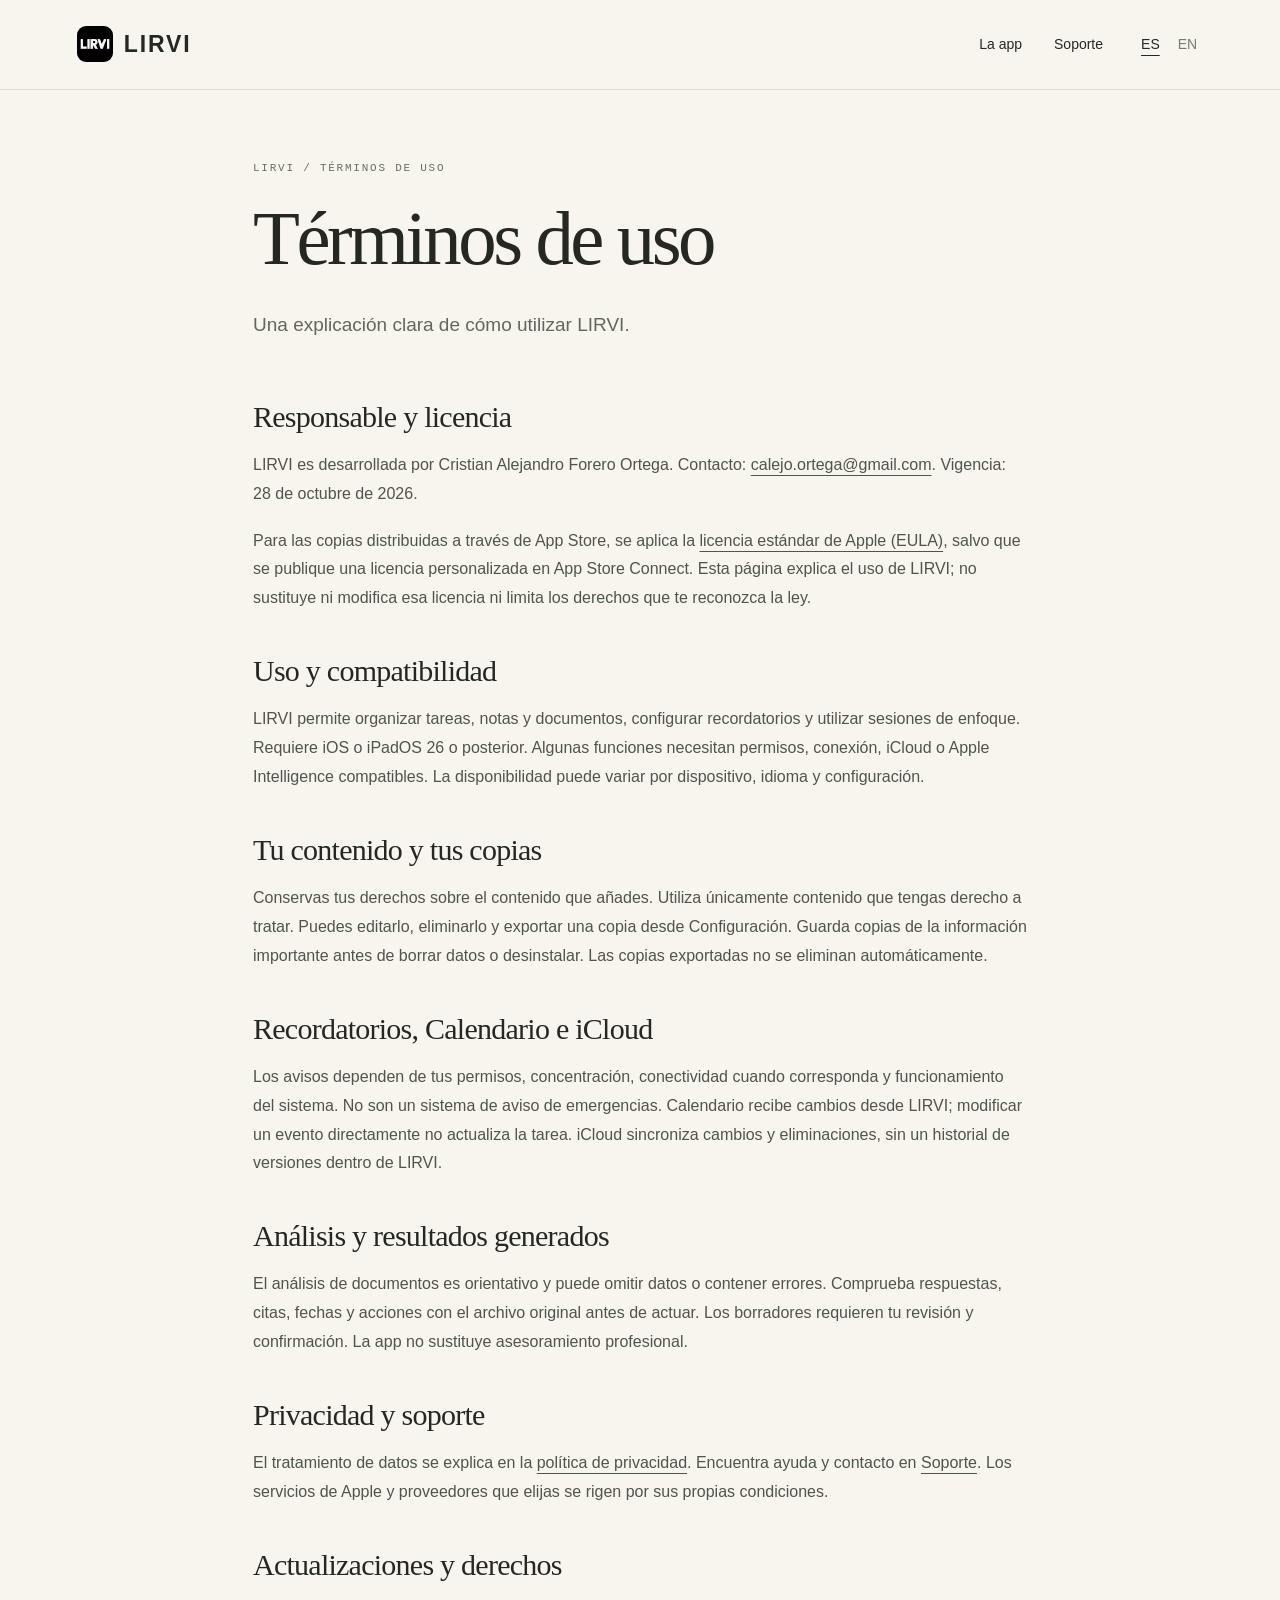
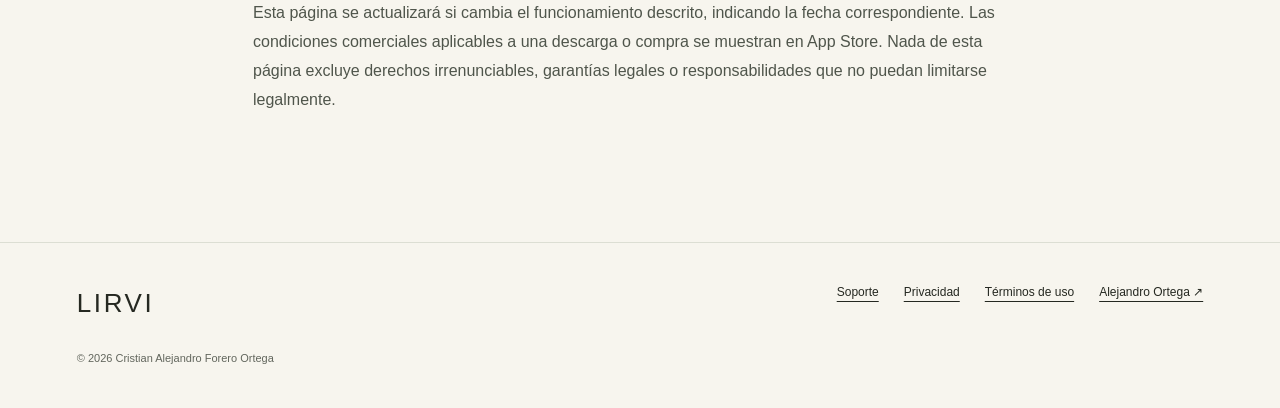
<file: LIRVI/terms.html>
<!doctype html><html lang="es"><head><meta charset="utf-8"><meta name="viewport" content="width=device-width, initial-scale=1"><title>Términos de uso · LIRVI</title><meta name="description" content="Una explicación clara de cómo utilizar LIRVI."><meta name="theme-color" content="#f7f5ee"><link rel="canonical" href="https://alejoortga.com/LIRVI/terms.html"><meta property="og:type" content="website"><meta property="og:title" content="Términos de uso · LIRVI"><meta property="og:description" content="Una explicación clara de cómo utilizar LIRVI."><meta property="og:url" content="https://alejoortga.com/LIRVI/terms.html"><meta property="og:image" content="https://alejoortga.com/LIRVI/icon.png"><link rel="icon" href="icon.png"><link rel="stylesheet" href="styles.css?v=20261028-2"><script src="language.js?v=20261028-2" defer></script></head><body><a class="skip" href="#main">Ir al contenido / Skip to content</a><header class="nav"><a class="brand" href="/LIRVI/"><img src="icon.png" width="36" height="36" alt="">LIRVI</a><nav aria-label="Principal"><a href="/LIRVI/#como-funciona"><span class=""><span data-language="es">La app</span><span data-language="en" lang="en" hidden>The app</span></span></a><a href="support.html"><span class=""><span data-language="es">Soporte</span><span data-language="en" lang="en" hidden>Support</span></span></a><div class="languages" aria-label="Idioma / Language"><button type="button" data-set-language="es" aria-pressed="true">ES</button><button type="button" data-set-language="en" aria-pressed="false">EN</button></div></nav></header><main id="main"><article class="legal"><p class="eyebrow">LIRVI / <span class=""><span data-language="es">TÉRMINOS DE USO</span><span data-language="en" lang="en" hidden>TERMS OF USE</span></span></p><h1 class=""><span data-language="es">Términos de uso</span><span data-language="en" lang="en" hidden>Terms of use</span></h1><p class="intro"><span class=""><span data-language="es">Una explicación clara de cómo utilizar LIRVI.</span><span data-language="en" lang="en" hidden>A clear explanation of using LIRVI.</span></span></p><h2 class=""><span data-language="es">Responsable y licencia</span><span data-language="en" lang="en" hidden>Responsible party and license</span></h2><div class="prose"><span data-language="es"><p>LIRVI es desarrollada por Cristian Alejandro Forero Ortega. Contacto: <a href="mailto:calejo.ortega@gmail.com">calejo.ortega@gmail.com</a>. Vigencia: 28 de octubre de 2026.</p><p>Para las copias distribuidas a través de App Store, se aplica la <a href="https://www.apple.com/legal/internet-services/itunes/dev/stdeula/">licencia estándar de Apple (EULA)</a>, salvo que se publique una licencia personalizada en App Store Connect. Esta página explica el uso de LIRVI; no sustituye ni modifica esa licencia ni limita los derechos que te reconozca la ley.</p></span><span data-language="en" lang="en" hidden><p>LIRVI is developed by Cristian Alejandro Forero Ortega. Contact: <a href="mailto:calejo.ortega@gmail.com">calejo.ortega@gmail.com</a>. Effective October 28, 2026.</p><p>Copies distributed through the App Store are subject to <a href="https://www.apple.com/legal/internet-services/itunes/dev/stdeula/">Apple’s standard EULA</a>, unless a custom license is published in App Store Connect. This page explains LIRVI’s operation; it does not replace or modify that license or limit statutory rights.</p></span></div><h2 class=""><span data-language="es">Uso y compatibilidad</span><span data-language="en" lang="en" hidden>Use and compatibility</span></h2><div class="prose"><span data-language="es"><p>LIRVI permite organizar tareas, notas y documentos, configurar recordatorios y utilizar sesiones de enfoque. Requiere iOS o iPadOS 26 o posterior. Algunas funciones necesitan permisos, conexión, iCloud o Apple Intelligence compatibles. La disponibilidad puede variar por dispositivo, idioma y configuración.</p></span><span data-language="en" lang="en" hidden><p>LIRVI organizes tasks, notes and documents, reminders and focus sessions. It requires iOS or iPadOS 26 or later. Some features need permissions, connectivity, iCloud or supported Apple Intelligence. Availability varies by device, language and configuration.</p></span></div><h2 class=""><span data-language="es">Tu contenido y tus copias</span><span data-language="en" lang="en" hidden>Your content and backups</span></h2><div class="prose"><span data-language="es"><p>Conservas tus derechos sobre el contenido que añades. Utiliza únicamente contenido que tengas derecho a tratar. Puedes editarlo, eliminarlo y exportar una copia desde Configuración. Guarda copias de la información importante antes de borrar datos o desinstalar. Las copias exportadas no se eliminan automáticamente.</p></span><span data-language="en" lang="en" hidden><p>You retain rights to content you add. Use only content you have the right to process. Edit, delete and export content from Settings. Keep backups of important information before deleting data or uninstalling. Exported backups are not automatically removed.</p></span></div><h2 class=""><span data-language="es">Recordatorios, Calendario e iCloud</span><span data-language="en" lang="en" hidden>Reminders, Calendar and iCloud</span></h2><div class="prose"><span data-language="es"><p>Los avisos dependen de tus permisos, concentración, conectividad cuando corresponda y funcionamiento del sistema. No son un sistema de aviso de emergencias. Calendario recibe cambios desde LIRVI; modificar un evento directamente no actualiza la tarea. iCloud sincroniza cambios y eliminaciones, sin un historial de versiones dentro de LIRVI.</p></span><span data-language="en" lang="en" hidden><p>Alerts depend on permissions, Focus settings, connectivity where applicable and system behavior. They are not an emergency alert system. Calendar receives changes from LIRVI; editing an event directly does not update its task. iCloud syncs changes and deletions without an in-app version history.</p></span></div><h2 class=""><span data-language="es">Análisis y resultados generados</span><span data-language="en" lang="en" hidden>Analysis and generated results</span></h2><div class="prose"><span data-language="es"><p>El análisis de documentos es orientativo y puede omitir datos o contener errores. Comprueba respuestas, citas, fechas y acciones con el archivo original antes de actuar. Los borradores requieren tu revisión y confirmación. La app no sustituye asesoramiento profesional.</p></span><span data-language="en" lang="en" hidden><p>Document analysis is informational and may omit information or contain errors. Verify answers, citations, dates and actions against the original file before acting. Drafts require your review and confirmation. The app does not replace professional advice.</p></span></div><h2 class=""><span data-language="es">Privacidad y soporte</span><span data-language="en" lang="en" hidden>Privacy and support</span></h2><div class="prose"><span data-language="es"><p>El tratamiento de datos se explica en la <a href="privacy.html">política de privacidad</a>. Encuentra ayuda y contacto en <a href="support.html">Soporte</a>. Los servicios de Apple y proveedores que elijas se rigen por sus propias condiciones.</p></span><span data-language="en" lang="en" hidden><p>Data handling is described in the <a href="privacy.html">privacy policy</a>. Find help and contact details on <a href="support.html">Support</a>. Apple services and providers you choose have their own terms.</p></span></div><h2 class=""><span data-language="es">Actualizaciones y derechos</span><span data-language="en" lang="en" hidden>Updates and rights</span></h2><div class="prose"><span data-language="es"><p>Esta página se actualizará si cambia el funcionamiento descrito, indicando la fecha correspondiente. Las condiciones comerciales aplicables a una descarga o compra se muestran en App Store. Nada de esta página excluye derechos irrenunciables, garantías legales o responsabilidades que no puedan limitarse legalmente.</p></span><span data-language="en" lang="en" hidden><p>This page will be updated if the described operation changes, with the corresponding date. Commercial terms for downloads or purchases appear in the App Store. Nothing here excludes non-waivable rights, statutory warranties or liabilities that cannot legally be limited.</p></span></div></article></main><footer><a class="footer-brand" href="/LIRVI/">LIRVI</a><div><a href="support.html"><span class=""><span data-language="es">Soporte</span><span data-language="en" lang="en" hidden>Support</span></span></a><a href="privacy.html"><span class=""><span data-language="es">Privacidad</span><span data-language="en" lang="en" hidden>Privacy</span></span></a><a href="terms.html"><span class=""><span data-language="es">Términos de uso</span><span data-language="en" lang="en" hidden>Terms of use</span></span></a><a href="/">Alejandro Ortega ↗</a></div><p>© 2026 Cristian Alejandro Forero Ortega</p></footer></body></html>
</file>
<file: 005/styles.css>
/* ---------------------------------------------------------------
   alejoortga.com
   Home: apps (PicPoint, Manifesto, LIRVI), Acerca de y hora de Bogotá.
   Una sola fuente externa (Source Serif 4, licencia libre SIL OFL).
   --------------------------------------------------------------- */

:root {
  --negro:      #000;
  --t-nombre:   rgba(255, 255, 255, 0.92);
  --t-etiqueta: rgba(255, 255, 255, 0.45);
  --t-tenue:    rgba(255, 255, 255, 0.35);
  --acento:     #ff4d3d;

  --serif: "Source Serif 4", ui-serif, "Iowan Old Style", Georgia, serif;
  --sans:  -apple-system, BlinkMacSystemFont, "Segoe UI", "Noto Sans",
           Roboto, Helvetica, Arial, sans-serif;
}

*, *::before, *::after { box-sizing: border-box; }

html { -webkit-text-size-adjust: 100%; }

body {
  margin: 0;
  min-height: 100vh;
  min-height: 100dvh;
  display: flex;
  flex-direction: column;
  background: var(--negro);
  color: var(--t-etiqueta);
  font-family: var(--sans);
  -webkit-font-smoothing: antialiased;
  text-rendering: optimizeLegibility;
}

:focus-visible {
  outline: 2px solid var(--acento);
  outline-offset: 4px;
}

/* --- Reloj -------------------------------------------------------- */

.reloj {
  position: fixed;
  top: 1.5rem;
  right: 1.75rem;
  z-index: 30;
  display: flex;
  align-items: baseline;
  gap: 0.5rem;
  font-size: 0.8125rem;
  color: var(--t-etiqueta);
  font-variant-numeric: tabular-nums;
  pointer-events: none;
}

.reloj-linea {
  display: inline-flex;
  align-items: center;
  gap: 0.4rem;
}

.reloj .punto {
  flex: none;
  width: 5px;
  height: 5px;
  border-radius: 50%;
  background: var(--acento);
  animation: latir 2.4s ease-in-out infinite;
}

@keyframes latir {
  0%, 100% { opacity: 1; }
  50%      { opacity: 0.25; }
}

.reloj .zona {
  font-size: 0.625rem;
  letter-spacing: 0.12em;
  text-transform: uppercase;
  color: var(--t-tenue);
}

/* --- Cabecera ----------------------------------------------------- */

html { scroll-behavior: smooth; }

body { display: block; }

.cabecera, .intro, .about {
  width: min(100% - 3rem, 72rem);
  margin-inline: auto;
}

.intro p, .about-texto p { max-width: 38rem; }

.cabecera { padding-top: 4.5rem; }

.marca {
  display: grid;
  place-items: center;
  width: 2.1rem;
  height: 2.1rem;
  border-radius: 50%;
  background: var(--t-nombre);
  color: #000;
  font-family: var(--serif);
  font-size: 1.1rem;
  text-decoration: none;
}

.nombre {
  margin: 1.1rem 0 0;
  font-family: var(--serif);
  font-weight: 400;
  font-size: 1.5rem;
  line-height: 1.2;
  color: var(--t-nombre);
}

.sub {
  margin: 0.35rem 0 0;
  font-size: 0.625rem;
  letter-spacing: 0.18em;
  text-transform: uppercase;
  color: var(--t-tenue);
}

.menu {
  display: flex;
  align-items: center;
  gap: 1.5rem;
  margin-top: 1.75rem;
  font-size: 0.8125rem;
}

.menu a, .idiomas button {
  color: var(--t-etiqueta);
  text-decoration: none;
  transition: color 0.2s;
}

.menu a:hover, .idiomas button:hover,
.idiomas button[aria-pressed="true"] { color: var(--t-nombre); }

.idiomas { margin-left: auto; display: inline-flex; gap: 0.75rem; }

.idiomas button {
  background: none;
  border: 0;
  padding: 0;
  font: inherit;
  font-size: 0.6875rem;
  letter-spacing: 0.08em;
  cursor: pointer;
}

/* --- Intro -------------------------------------------------------- */

.intro { margin-top: 3rem; scroll-margin-top: 2rem; }

.intro p {
  margin: 0 0 1rem;
  font-size: 0.9375rem;
  line-height: 1.65;
  color: var(--t-nombre);
}

.intro .menor { color: var(--t-etiqueta); font-size: 0.875rem; }

/* --- Rejilla de apps ---------------------------------------------- */

.rejilla {
  width: min(100% - 3rem, 72rem);
  margin: 3rem auto 0;
  display: grid;
  grid-template-columns: repeat(3, 1fr);
  gap: 1.25rem;
}

.app {
  display: flex;
  flex-direction: column;
  color: var(--t-nombre);
  text-decoration: none;
  border: 1px solid rgba(255, 255, 255, 0.09);
  border-radius: 1.25rem;
  background: #0d0d0d;
  overflow: hidden;
  transition: border-color 0.25s, transform 0.25s;
}

a.app:hover { border-color: rgba(255, 255, 255, 0.22); transform: translateY(-3px); }

.visual {
  position: relative;
  display: block;
  height: 24rem;
  overflow: hidden;
  background: #151515;
}

.app-picpoint .visual { background: radial-gradient(circle at 50% 0, #3a2a28, #151515 70%); }
.app-manifesto .visual { background: radial-gradient(circle at 50% 0, #3a3220, #151515 70%); }
.visual-lirvi { background: radial-gradient(circle at 50% 0, #232c4a, #151515 70%); display: grid; place-items: center; }

.shot {
  position: absolute;
  top: 2.25rem;
  width: 52%;
  border-radius: 1.4rem;
  box-shadow: 0 18px 40px rgba(0, 0, 0, 0.55);
  transition: transform 0.5s ease;
}
.shot-a { left: 50%; margin-left: -29%; width: 58%; }
a.app:hover .shot-a { transform: translateY(-6px); }

.wordmark {
  font-family: var(--serif);
  font-size: 2.6rem;
  letter-spacing: 0.3em;
  text-indent: 0.3em;
  color: rgba(255, 255, 255, 0.55);
}

.info {
  display: flex;
  flex-direction: column;
  gap: 0.7rem;
  flex: 1;
  padding: 1.5rem;
}

.app-cab { display: flex; align-items: center; gap: 0.9rem; }
.app-cab > span { display: flex; flex-direction: column; gap: 0.2rem; }

.icono {
  width: 3rem;
  height: 3rem;
  flex: none;
  border-radius: 22%;
  object-fit: cover;
}

.icono-lirvi {
  display: grid;
  place-items: center;
  background: #1c2338;
  color: var(--t-etiqueta);
  font-family: var(--serif);
  font-size: 1.4rem;
}

.app-nombre { font-family: var(--serif); font-size: 1.5rem; line-height: 1.1; }

.app-cat {
  font-size: 0.625rem;
  letter-spacing: 0.16em;
  text-transform: uppercase;
  color: var(--t-tenue);
}

.app-lema { font-size: 0.9375rem; color: var(--t-nombre); margin-top: 0.4rem; }

.app-desc { font-size: 0.8125rem; line-height: 1.6; color: var(--t-etiqueta); }

.app-ir {
  margin-top: auto;
  padding-top: 0.6rem;
  font-size: 0.6875rem;
  letter-spacing: 0.16em;
  text-transform: uppercase;
  color: var(--t-tenue);
  transition: color 0.2s;
}
a.app:hover .app-ir { color: var(--acento); }

/* --- Acerca de ---------------------------------------------------- */

.about {
  margin-top: 5rem;
  padding-bottom: 3rem;
  scroll-margin-top: 2rem;
}

.etiqueta {
  margin: 0 0 1.25rem;
  font-size: 0.625rem;
  font-weight: 400;
  letter-spacing: 0.18em;
  text-transform: uppercase;
  color: var(--t-tenue);
}

.about-texto p {
  margin: 0 0 1rem;
  font-size: 0.9375rem;
  line-height: 1.65;
  color: var(--t-nombre);
}

.enlaces {
  display: flex;
  flex-wrap: wrap;
  gap: 0.5rem 1.5rem;
  margin: 1.5rem 0 0;
  padding: 0;
  list-style: none;
  font-size: 0.8125rem;
}

.enlaces a {
  color: var(--t-etiqueta);
  text-decoration: underline;
  text-underline-offset: 0.25em;
  text-decoration-color: rgba(255, 255, 255, 0.25);
}
.enlaces a:hover { color: var(--acento); }

/* --- Pie ---------------------------------------------------------- */

.pie {
  padding: 0 1.5rem 1.75rem;
  text-align: center;
  font-size: 0.75rem;
  letter-spacing: 0.04em;
  color: var(--t-tenue);
}

.pie p { margin: 0; }

/* --- Móvil -------------------------------------------------------- */

@media (max-width: 56rem) {
  .rejilla { grid-template-columns: 1fr; max-width: 28rem; }
  .visual { height: 22rem; }
}

@media (max-width: 46rem) {
  .reloj {
    top: 1rem;
    right: 1.25rem;
    flex-direction: column;
    align-items: flex-end;
    gap: 0.05rem;
    font-size: 0.75rem;
  }
  .cabecera { padding-top: 4rem; }
}

/* --- Impresión ---------------------------------------------------- */

@media print {
  .reloj { display: none !important; }
  body { background: #fff; }
  .nombre, .intro p, .about-texto p { color: #000; }
  .pie { color: #444; }
}

@media (prefers-reduced-motion: reduce) {
  *, *::before, *::after {
    animation-duration: 0.01ms !important;
    animation-iteration-count: 1 !important;
    transition-duration: 0.01ms !important;
  }
}
</file>
<file: LIRVI/styles.css>
@font-face{font-family:system-serif;src:local("Georgia")}*{box-sizing:border-box}html{scroll-behavior:smooth;scroll-padding-top:100px}body{margin:0;background:#f7f5ee;color:#252821;font-family:-apple-system,BlinkMacSystemFont,"Segoe UI",sans-serif;line-height:1.6}a{color:inherit;text-underline-offset:5px}button{font:inherit}img{max-width:100%;height:auto}h1,h2,h3,p,figure{margin:0}h1,h2,h3{font-family:Georgia,"Times New Roman",serif;font-weight:400;line-height:1.08;letter-spacing:-.045em}h1{font-size:clamp(58px,6.7vw,108px)}h2{font-size:clamp(40px,4.7vw,70px)}h3{font-size:clamp(30px,3vw,46px)}p{color:#62665d}em{font-weight:400;color:#6b775d}button,a{-webkit-tap-highlight-color:transparent}a:focus-visible,button:focus-visible{outline:3px solid #a64926;outline-offset:6px}[hidden]{display:none!important}.skip{position:absolute;top:-100px}.skip:focus{top:10px;z-index:10;background:white;padding:12px}.nav{max-width:1440px;margin:auto;padding:26px 6%;display:flex;justify-content:space-between;align-items:center;border-bottom:1px solid #dcded3}.brand{display:flex;align-items:center;gap:11px;font-size:23px;font-weight:650;letter-spacing:.08em;text-decoration:none}.brand img{border-radius:9px}.brand-dot{font-size:11px;align-self:flex-start}.nav nav{display:flex;align-items:center;gap:32px;font-size:14px}.nav a{text-decoration:none}.languages{display:flex;gap:6px}.languages button{border:0;background:transparent;color:#787b72;padding:6px;cursor:pointer}.languages button[aria-pressed=true]{color:#252821;text-decoration:underline;text-underline-offset:6px}.hero{max-width:1440px;margin:auto;padding:65px 8% 70px;display:grid;grid-template-columns:1.15fr 1fr;gap:70px;align-items:center}.hero-copy .eyebrow{margin-bottom:24px}.eyebrow{font:11px/1.5 ui-monospace,SFMono-Regular,monospace;letter-spacing:.16em;color:#69705e}.intro{font-size:19px;line-height:1.65;max-width:500px;margin-top:28px}.hero-actions{margin-top:32px;display:flex;gap:22px;align-items:center;flex-wrap:wrap}.button{background:#303e31;color:#fff;padding:14px 23px;border-radius:30px;text-decoration:none;display:inline-block;font-size:14px}.button:hover{background:#46573e}.availability,.small{font-size:12px;color:#62665d}.hero-copy>.small{margin-top:18px}.hero-screen{position:relative;text-align:center;min-width:0}.hero-screen>img{position:relative;z-index:1;width:280px;border:6px solid #262921;border-radius:44px;box-shadow:0 22px 65px #303e3120;transform:rotate(4deg)}.orbit{position:absolute;inset:10% -6% 8%;background:#dce2d2;border-radius:50% 50% 46% 54%;transform:rotate(-15deg)}figcaption{font:10px/1.5 ui-monospace,monospace;letter-spacing:.1em;margin-top:28px;position:relative}.ribbon{padding:24px;text-align:center;background:#e9ecdf;border-block:1px solid #d7ddcb;font-size:14px;letter-spacing:.025em}.story,.more{max-width:1240px;margin:auto;padding:100px 7%}.section-heading{display:flex;align-items:start;justify-content:space-between;gap:40px;margin-bottom:70px}.section-heading>.eyebrow{max-width:160px;padding-top:12px}.section-heading h2{width:65%}.story-row{display:grid;grid-template-columns:1fr 1fr;gap:90px;align-items:center;margin-top:50px}.story-row:nth-of-type(even) .story-text{order:2}.story-row:nth-of-type(even) .screen-panel{order:1}.number{display:block;font:11px ui-monospace,monospace;color:#858b79;margin-bottom:25px}.story-text p{font-size:17px;margin-top:24px;max-width:380px}.screen-panel{background:#e4e8db;border-radius:4px;text-align:center;padding:35px 25px 0;height:465px;overflow:hidden}.screen-panel img{width:240px;border:5px solid #3b4033;border-radius:34px 34px 0 0;box-shadow:0 15px 35px #303e311a}.panel-02{background:#ebe1d2}.panel-03{background:#e4e6de}.more{border-top:1px solid #dcded3}.more h2{margin-top:25px}.features{display:grid;grid-template-columns:repeat(3,1fr);gap:40px;margin-top:55px}.features h3{font-size:28px}.features p{margin-top:18px;font-size:15px}.more>.small{margin-top:35px;max-width:800px}.privacy-band{background:#303e31;color:#f7f5ee;padding:90px max(8%,calc((100vw - 1080px)/2));}.privacy-band .eyebrow{color:#c4cdb9}.privacy-band h2{margin:25px 0}.privacy-band p{max-width:650px;color:#d1d7cb;font-size:18px}.text-link{display:inline-block;margin-top:28px;font-size:14px}.closing{text-align:center;padding:100px 24px}.closing p{margin:24px auto;max-width:500px}.legal{max-width:830px;margin:0 auto;padding:70px 28px 110px}.legal h1{font-size:clamp(45px,6vw,78px);margin-top:22px}.legal .intro{max-width:none;margin-bottom:60px}.legal h2{font-size:30px;margin:42px 0 18px;letter-spacing:-.025em}.prose p{margin-bottom:18px;color:#4f554b;line-height:1.8}.prose a{overflow-wrap:anywhere}footer{border-top:1px solid #dcded3;padding:40px 6%;display:grid;grid-template-columns:1fr auto;gap:25px;align-items:start}.footer-brand{font-size:26px;letter-spacing:.1em;text-decoration:none}footer>div{display:flex;gap:25px;flex-wrap:wrap;font-size:12px}footer p{font-size:11px;grid-column:1/-1}@media(max-width:760px){.nav{padding:18px 6%}.nav nav{gap:16px}.nav nav>a:first-child{display:none}.hero{padding:55px 7% 50px;grid-template-columns:1fr;gap:45px}.hero h1{font-size:clamp(56px,12vw,88px)}.intro{font-size:17px}.hero-screen{width:100%;max-width:400px;margin:auto}.hero-screen>img{width:230px}.orbit{inset:6% 0 10%}.hero-actions{gap:16px}.ribbon{font-size:12px}.story,.more{padding:65px 7%}.section-heading{display:block;margin-bottom:40px}.section-heading>.eyebrow{max-width:none;margin-bottom:25px}.section-heading h2{width:auto}.story-row{grid-template-columns:1fr;gap:30px;margin-top:55px}.story-row:nth-of-type(even) .story-text,.story-row:nth-of-type(even) .screen-panel{order:initial}.story-text p{max-width:100%}.screen-panel{height:430px}.features{grid-template-columns:1fr;gap:36px}.features article{border-top:1px solid #d7ddcb;padding-top:26px}.features .number{margin-bottom:15px}.privacy-band{padding:65px 7%}.privacy-band p{font-size:16px}.closing{padding:70px 7%}footer{display:block}footer>div{margin:25px 0;gap:18px}.legal{padding-top:45px}.legal h2{font-size:27px}.brand{font-size:20px}}@media(prefers-reduced-motion:reduce){html{scroll-behavior:auto}}.hero{overflow:hidden}
</file>
